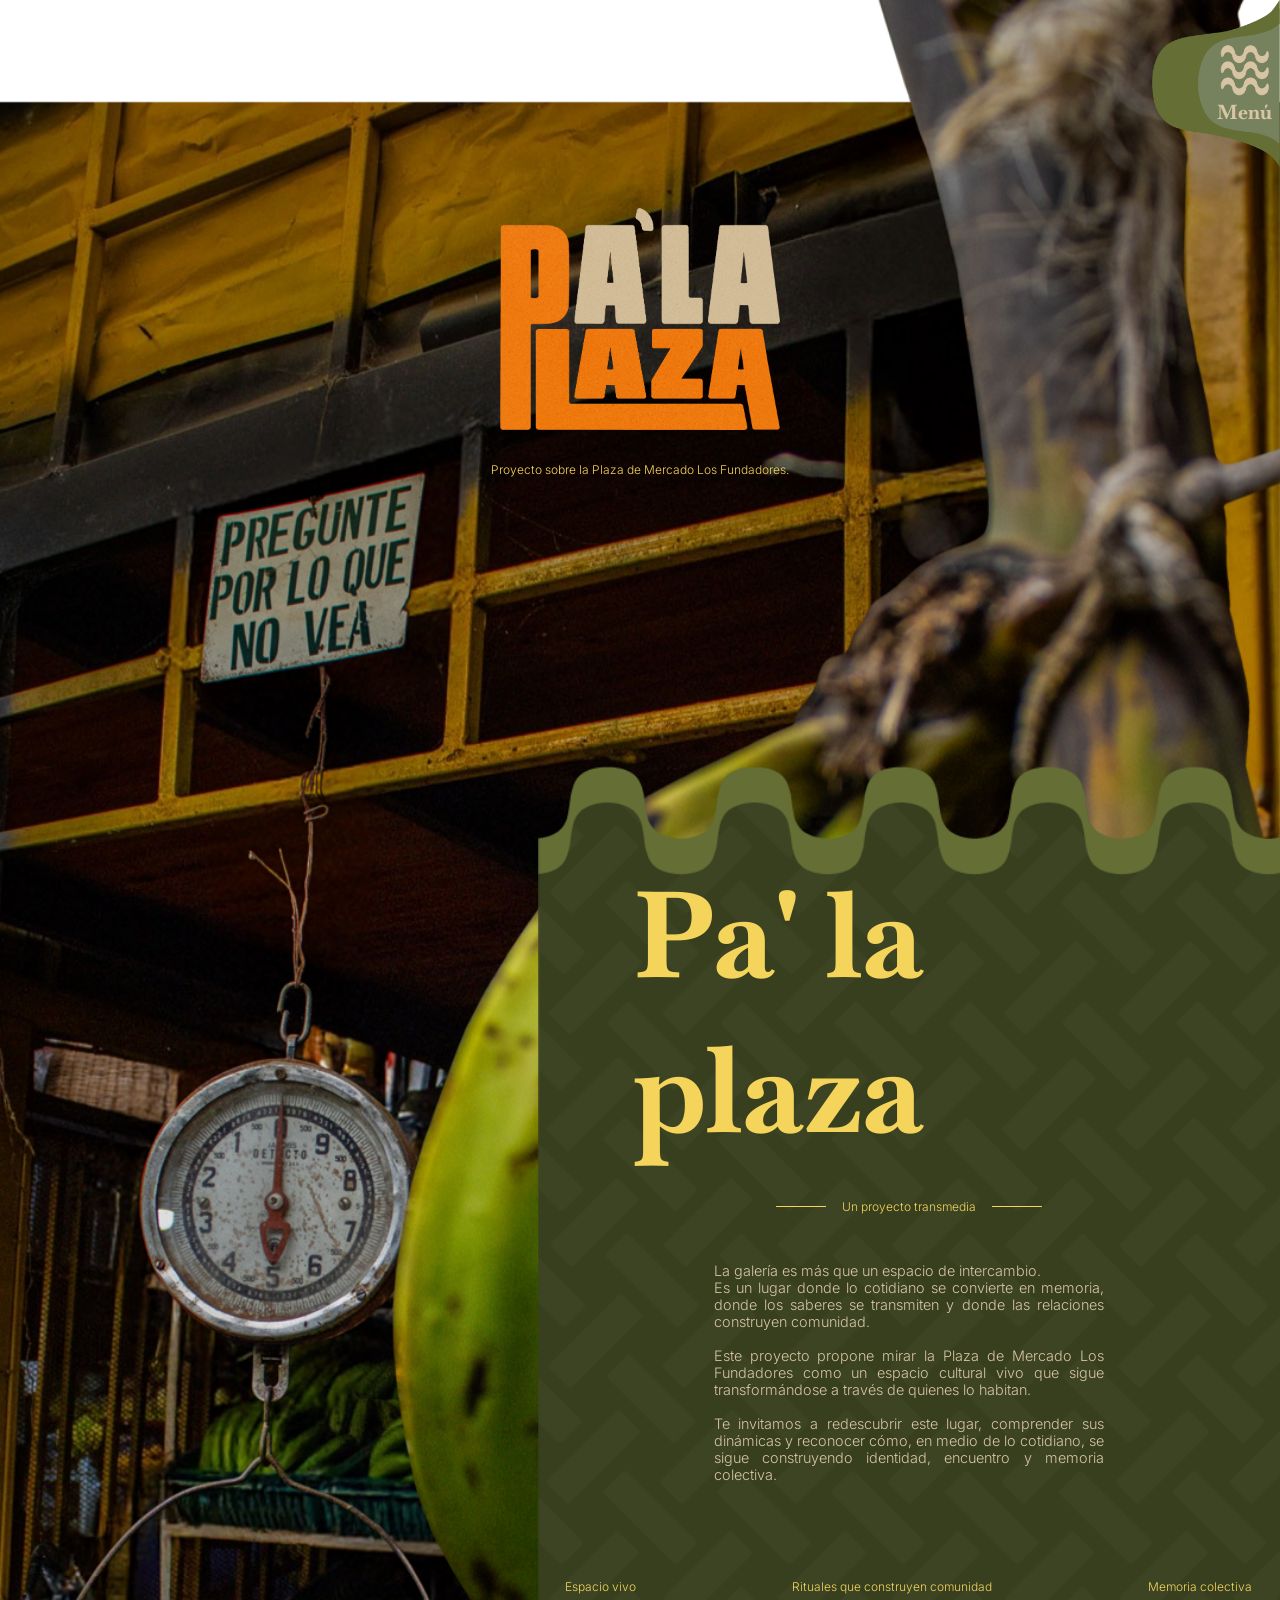
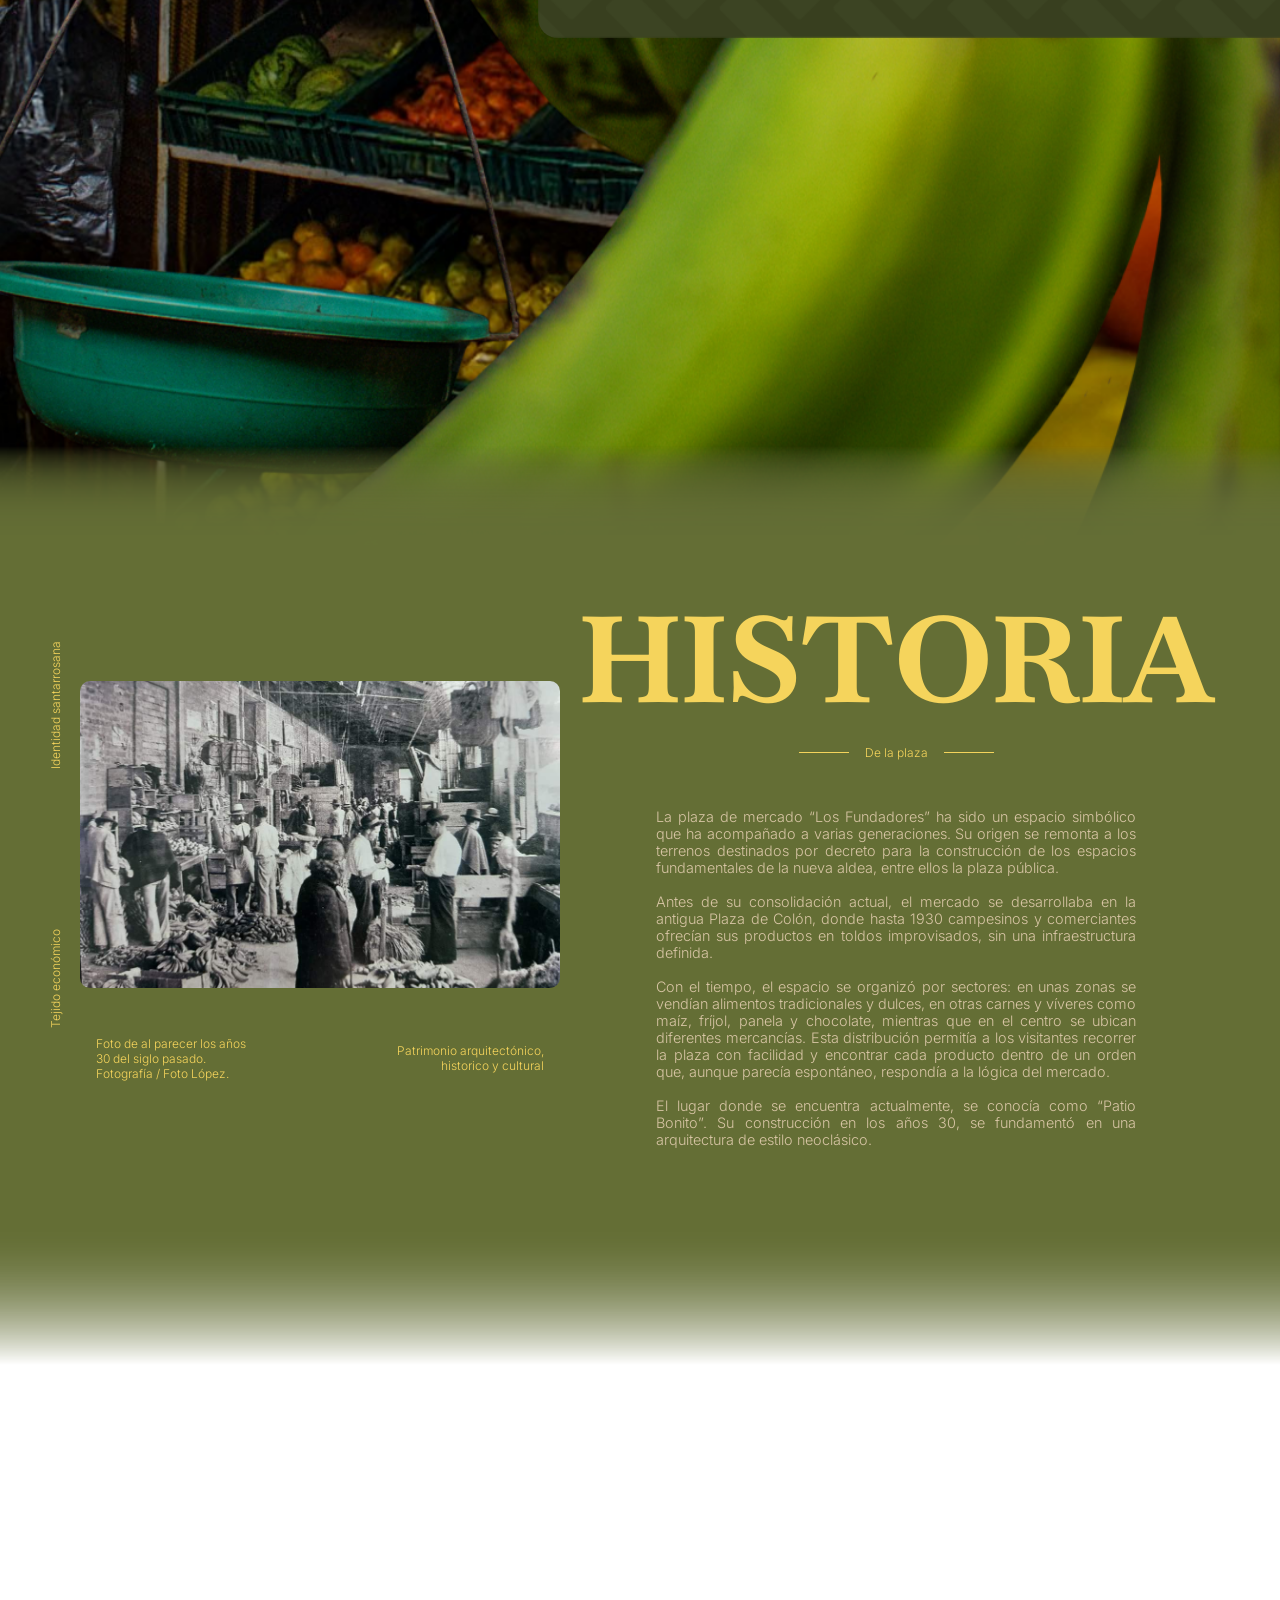
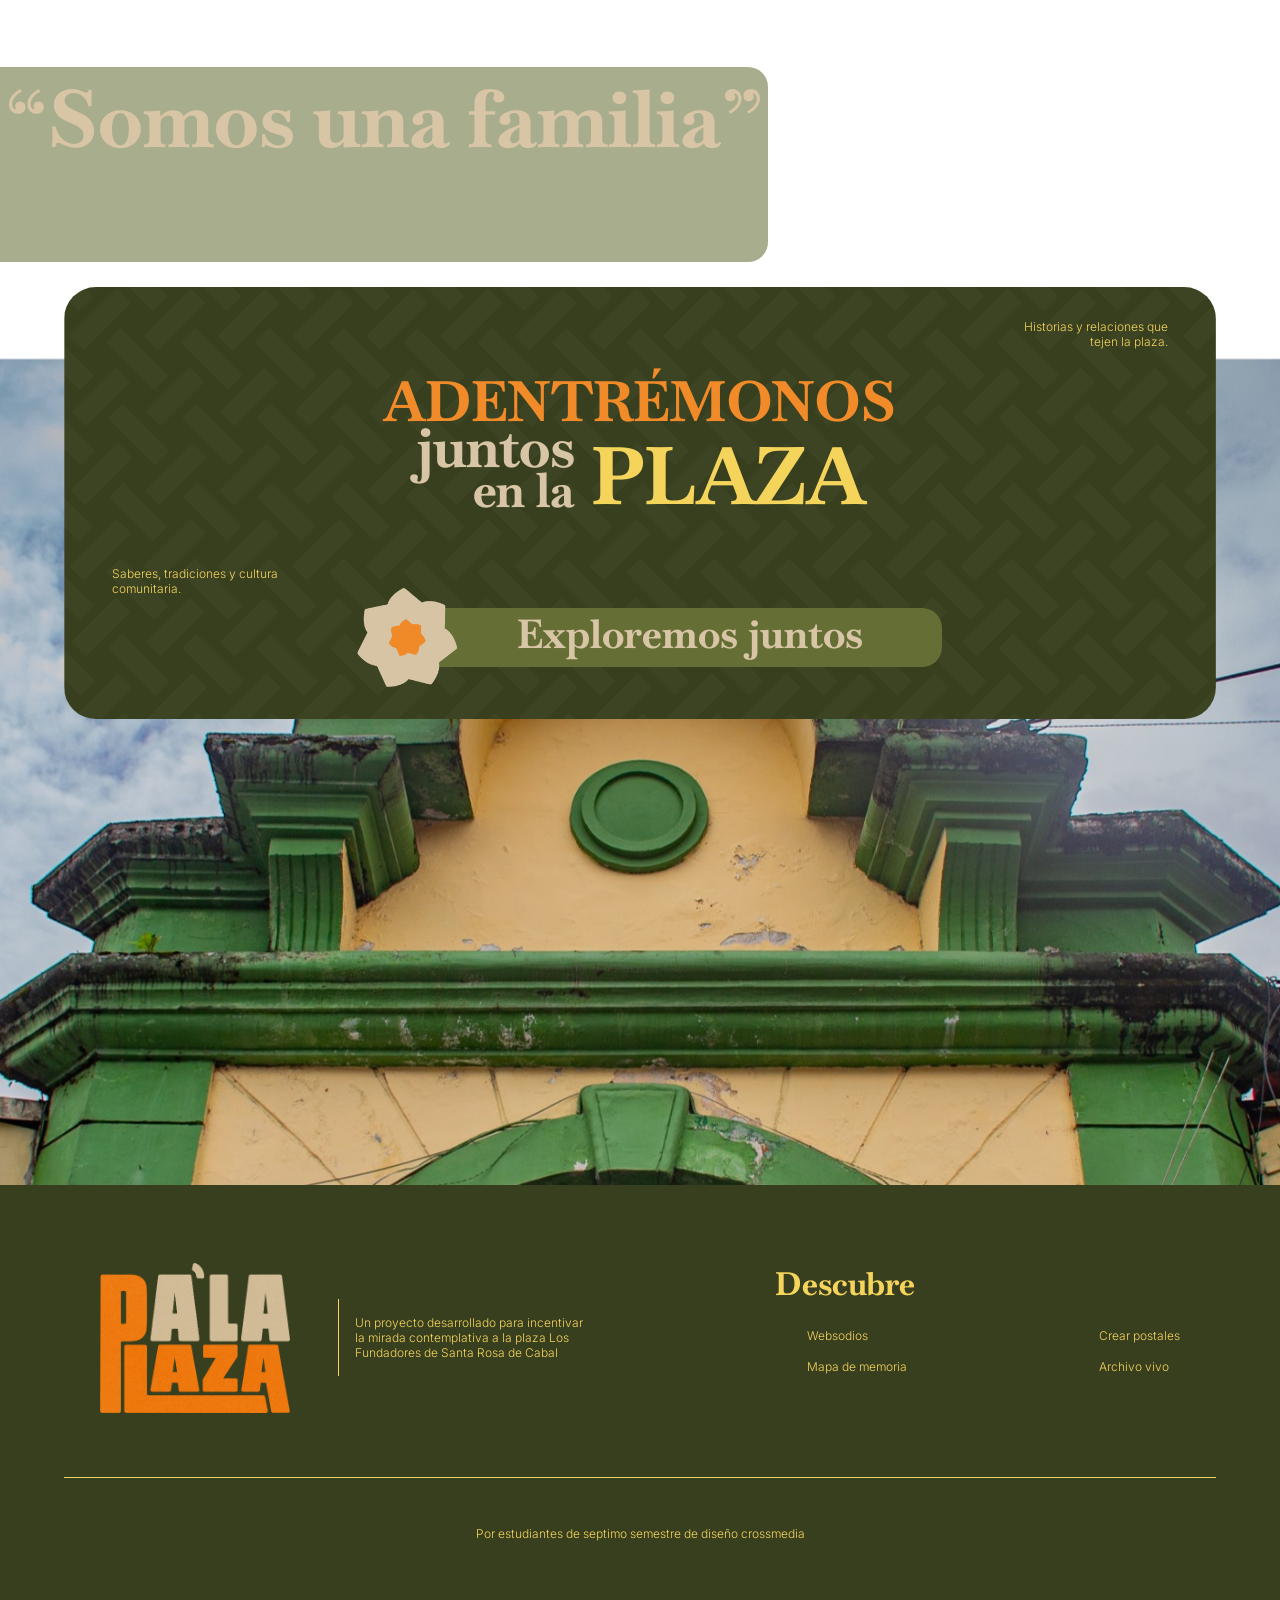
<file: index.html>
<!DOCTYPE html>
<html lang="en">
<head>
    <meta charset="UTF-8">
    <meta name="viewport" content="width=device-width, initial-scale=1.0">
    <title>Pa'la plaza</title>
    <link rel="stylesheet" href="style.css">
    <link rel="stylesheet" href="responsive.css">
</head>
<body>
    <div class="menu">  <!-- Botón menu -->
        <button onclick="abrirMenu()" baskerville= "Menú">
            <div class="menu-fondo">
                <img src="IMG/MENÚ.png" alt="">
            </div>
            <div class="menu-arriba">
                <img src="IMG/HONDAS.png" alt="menu">
                <span>Menú</span>
            </div>
        </button>
    </div>
    <header id="header">  <!-- Oculto -->
        <div class="menu">  <!-- Botón menú cerrar -->
            <button onclick="cerrarMenu()" baskerville= "Cerrar">
            <div class="menu-fondo">
                <img src="IMG/MENÚ.png" alt="">
            </div>
            <div class="menu-arriba">
                <img src="IMG/HONDAS.png" alt="menu">
                <span>Cerrar</span>
            </div>
        </button>
        </div>
        <div class="contenido-menu">
            <div class="texto-apoyo-horizontal" id="xresponsive">
                <h2>Espacio vivo</h2>
                <h2 >Rituales que construyen comunidad</h2>
                <h2>Lugar de encuentro</h2>
            </div>
            <div class="menu-cuerpo">
                <div class="texto-apoyo-vertical-izquierda">
                        <h2>Relaciones que van más allá de un intrecambio comercial</h2>
                </div>
                <div class="titulo-secundario">
                    <h1>Descubre</h1>
                    <div class="subtitulo-lineas">
                        <hr>
                        <h2>La plaza</h2>
                        <hr>
                    </div>
                </div>
                <div class="linea-vertical"></div>
                <div class="menu-nav">
                    <nav>
                        <ul>
                            <li><a href="websodios.html">Websodios</a></li>
                            <li><a href="mapamemoria.html">Mapa de memoria</a></li>
                             <!-- <li><a href="habitar.html">Habitar la plaza</a></li> -->
                            <li><a href="postales.html">Postales</a></li>
                            <li><a href="archivovivo.html">Archivo vivo</a></li>
                        </ul>
                    </nav>
                </div>
            </div>
            <div class="texto-apoyo-horizontal">
                <h2>Miradas</h2>
                <h2 id="xresponsive">Historias que habitan la plaza</h2>
                <h2>Archivo colectivo</h2>
            </div>
        </div>
        
    </header>

    <div class="hero-container">
            
        <div class="parallax">
            <div class="capa capa1"></div>
            <div class="capa capa2"></div>
            <div class="capa capa3"></div>
            <div class="capa capa4"></div>
        </div>
        <div class="hero">
            <div class="hero-intro">
                <img src="IMG/LOGO.png" alt="Logo Pa'la plaza" width="280PX">
                <h2>Proyecto sobre la Plaza de Mercado Los Fundadores.</h2>
            </div>
            <section class="intro">
                <div class="titulo-secundario">
                    <h1>Pa' la plaza</h1>
                    <div class="subtitulo-lineas">
                        <hr>
                        <h2>Un proyecto transmedia</h2>
                        <hr>
                    </div>
                    
                </div>

                <div class="text-intro">
                    <p id="xresponsive">La galería es más que un espacio de intercambio. <br>
                        Es un lugar donde lo cotidiano se convierte en memoria, donde los saberes se transmiten y donde las relaciones construyen comunidad.
                        <br><br>
                        Este proyecto propone mirar la Plaza de Mercado Los Fundadores como un espacio cultural vivo que sigue transformándose a través de quienes lo habitan.
                        <br><br>
                        Te invitamos a redescubrir este lugar, comprender sus dinámicas y reconocer cómo, en medio de lo cotidiano, se sigue construyendo identidad, encuentro y memoria colectiva.
                    </p>
                     <p id="xpc">
                        Este proyecto propone mirar la Plaza de Mercado Los Fundadores como un espacio cultural vivo que sigue transformándose a través de quienes lo habitan.
                    </p>
                </div>
                <div class="texto-apoyo-horizontal">
                    <h2 id="xresponsive">Espacio vivo</h2>
                    <h2>Rituales que construyen comunidad</h2>
                    <h2 id="xresponsive">Memoria colectiva</h2>
                </div>
            </section>
        </div>
    </div>

    <section class="historia">
        <div class="apartado-imagen">
            <div class="texto-apoyo-vertical-izquierda-historia">
                <h2>Tejido económico</h2>
                <h2>Identidad santarrosana</h2>
            </div>
            <div class="imagen-texto">
                <div class="img_scroll">
                    <img src="IMG/plaza-de-mercado-antigua.png" alt="Entrada a la plaza" width="500px">
                </div>
                <div class="texto-apoyo-horizontal">
                    <h2 class="alinear-iz">Foto de al parecer los años 30 del siglo pasado.<br>Fotografía / Foto López.</h2>
                    <h2 class="alinear-der" id="xresponsive">Patrimonio arquitectónico, historico y cultural</h2>
                </div>
            </div>
        </div>
        <div class="apartado-historia">
            <div class="titulo-secundario-historia">
                <h1>HISTORIA</h1>
                <div class="subtitulo-lineas">
                    <hr>
                    <h2>De la plaza</h2>
                    <hr>
                </div>
            </div>

            <div class="text-historia">
                <p id="xresponsive">La plaza de mercado “Los Fundadores” ha sido un espacio simbólico que ha acompañado a varias generaciones. Su origen se remonta a los terrenos destinados por decreto para la construcción de los espacios fundamentales de la nueva aldea, entre ellos la plaza pública.
                 <br><br>       
                Antes de su consolidación actual, el mercado se desarrollaba en la antigua Plaza de Colón, donde hasta 1930 campesinos y comerciantes ofrecían sus productos en toldos improvisados, sin una infraestructura definida.
                <br><br>
                Con el tiempo, el espacio se organizó por sectores: en unas zonas se vendían alimentos tradicionales y dulces, en otras carnes y víveres como maíz, fríjol, panela y chocolate, mientras que en el centro se ubican diferentes mercancías.
                Esta distribución permitía a los visitantes recorrer la plaza con facilidad y encontrar cada producto dentro de un orden que, aunque parecía espontáneo, respondía a la lógica del mercado.
                <br><br>
                El lugar donde se encuentra actualmente, se conocía como “Patio Bonito”. Su construcción en los años 30, se fundamentó en una arquitectura de estilo neoclásico.
                </p>
                <p id="xpc">La plaza de mercado “Los Fundadores” ha sido un espacio simbólico que ha acompañado a varias generaciones. Su origen se remonta a los terrenos destinados por decreto para la construcción de los espacios fundamentales de la nueva aldea, entre ellos la plaza pública.
                 <br><br>       
                Antes de su consolidación actual, el mercado se desarrollaba en la antigua Plaza de Colón, donde hasta 1930 campesinos y comerciantes ofrecían sus productos en toldos improvisados, sin una infraestructura definida.
                </p>
            </div>
        </div>
    </section>
    <div class="container">
        <div class="capa-cta"></div>
        <div class="frase">
            <span>“Somos una familia”</span>
        </div>
        <section class="CTA">
            
                <div class="texto-apoyo-horizontal-frases-der" id="xresponsive">
                    <h2 class="alinear-der">Historias y relaciones que<br>tejen la plaza.</h2>
                </div>
                <div class="titulo-cta">
                    <div class="txt-principal">
                        <h4>ADENTRÉMONOS</h4>
                    </div>
                    <div class="txt-apoyo">
                        <div class="txt-apoyo-vertical">
                            <h5 class="txt-apoyo1">juntos</h5>
                            <h6 class="txt-apoyo2">en la</h6>
                        </div>
                        <div class="txt-final">
                            <h3>PLAZA</h3>
                        </div>
                    </div>
                </div>
                <div class="texto-apoyo-horizontal-frases-iz" id="xresponsive">
                    <h2 class="alinear-iz">Saberes, tradiciones y cultura<br>comunitaria.</h2>
                </div>
                <a href="websodios.html" class="boton">
                    <img src="IMG/FLOR.png" alt="flor" width="100px">
                    <div class="txt-boton">
                        <span>Exploremos juntos</span>
                    </div>
                </a>
            
        </section>
    </div>
</div>
<footer>
    <div class="contenido-footer">
        <div class="resumen">
            <img src="IMG/LOGO.png" alt="logo pa'la plaza" width="190px">
            <div class="linea-vertical-footer"></div>
            <h2>Un proyecto desarrollado para incentivar<br>la mirada contemplativa a la plaza Los<br>Fundadores de Santa Rosa de Cabal</h2>
        </div>
        <div class="footer-nav">
            <div class="footer-nav-titulo"> Descubre</div>
            <div class="footer-nav-columnas">
                <div>
                    <a href="websodios.html">Websodios</a>
                    <a href="mapamemoria.html">Mapa de memoria</a>
                    <!--<a href="habitar.html">Habitar la plaza</a>-->
                </div>
                <div>
                    <a href="postales.html">Crear postales</a>
                    <a href="archivovivo.html">Archivo vivo</a>
                </div>
            </div>
        </div>
    </div>
    <hr id="linea-footer">
    <div class="creditos">
        <h2>Por estudiantes de septimo semestre de diseño crossmedia</h2>
    </div>
</footer>
<script src="funciones.js"></script>
</body>
</html>
</file>
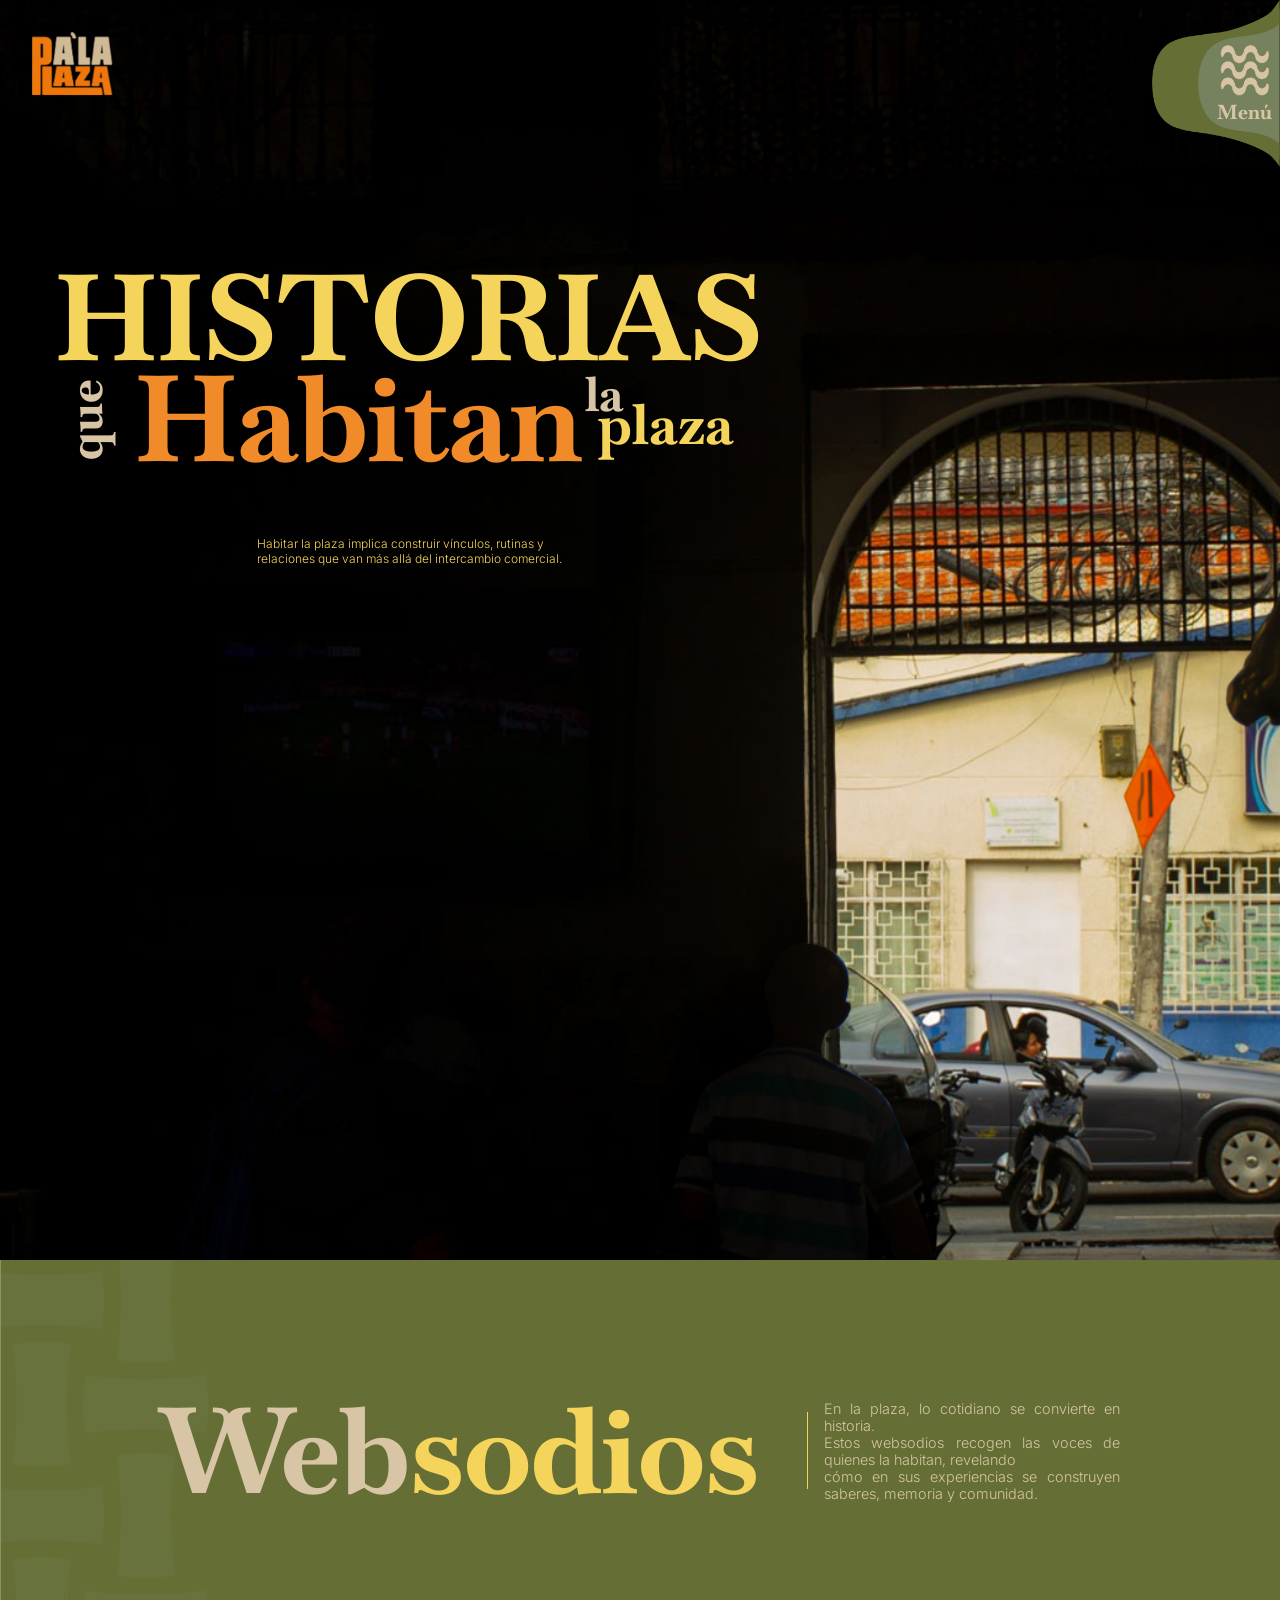
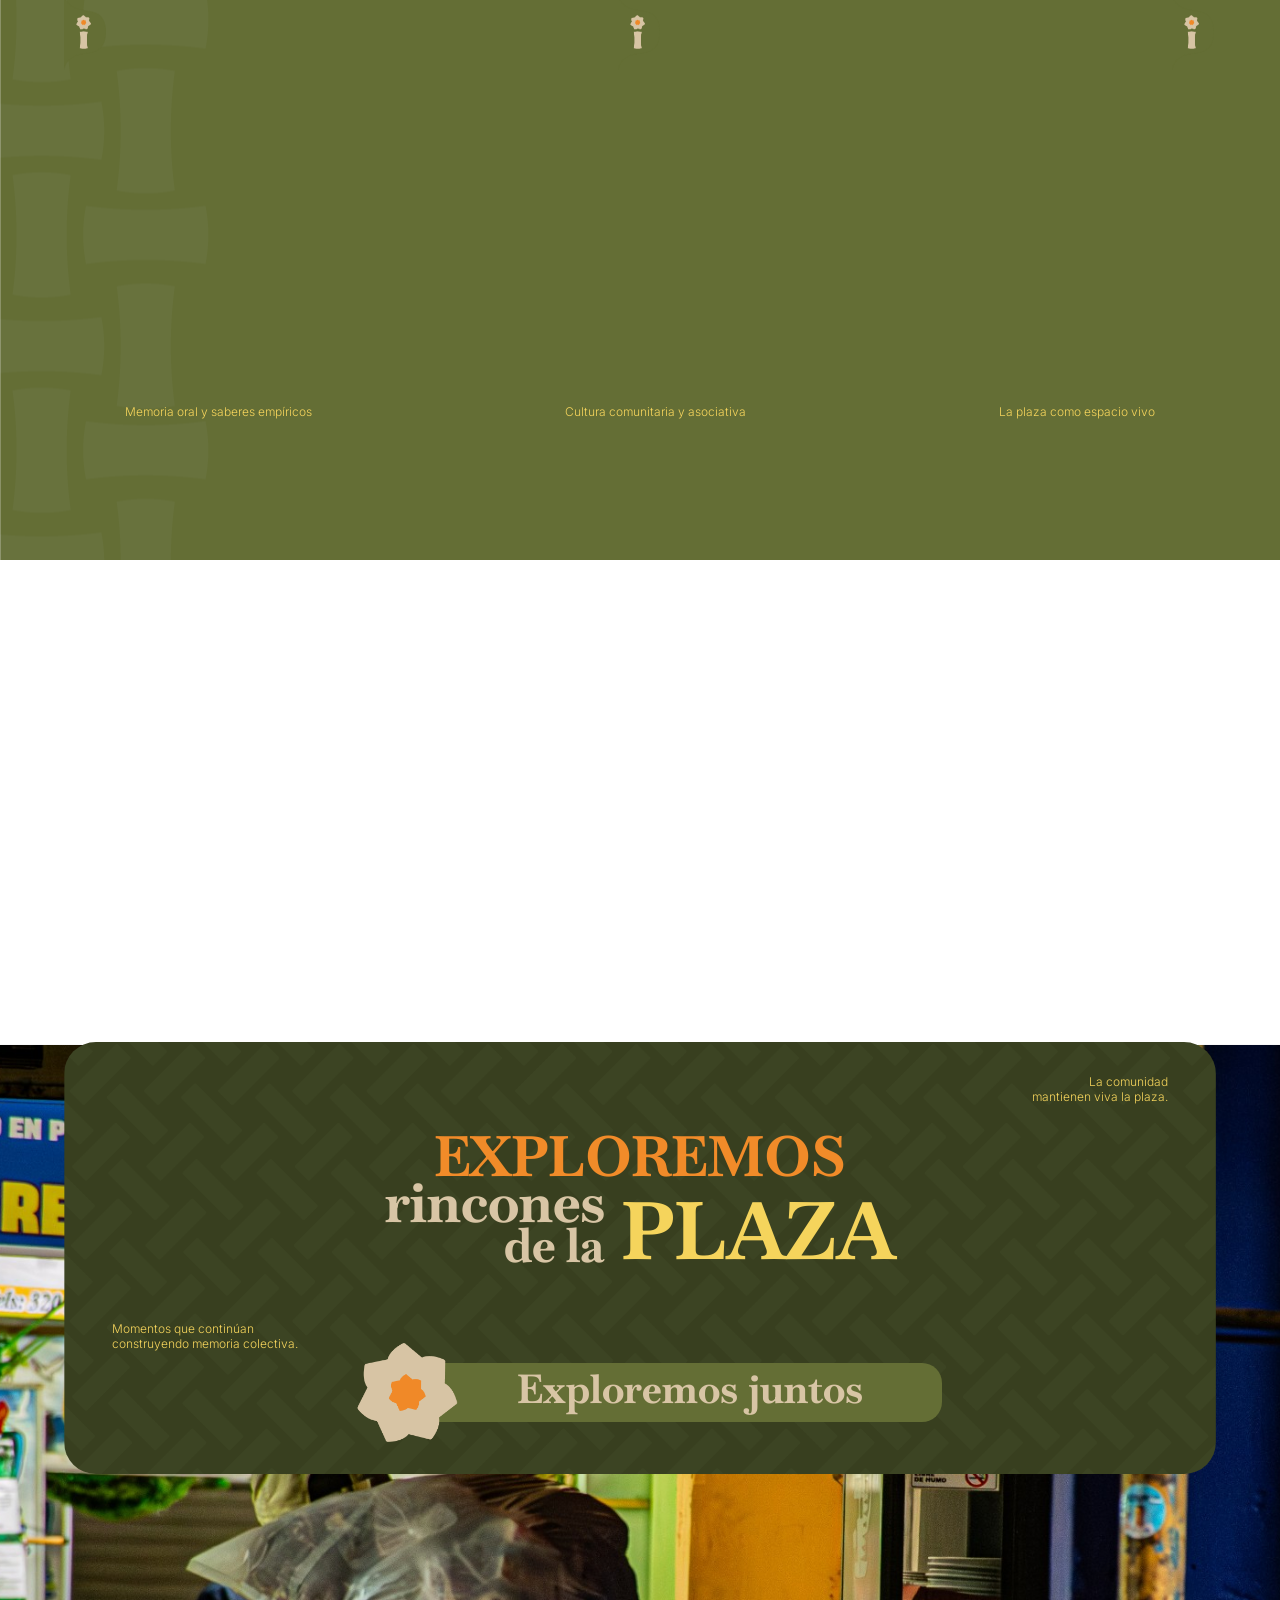
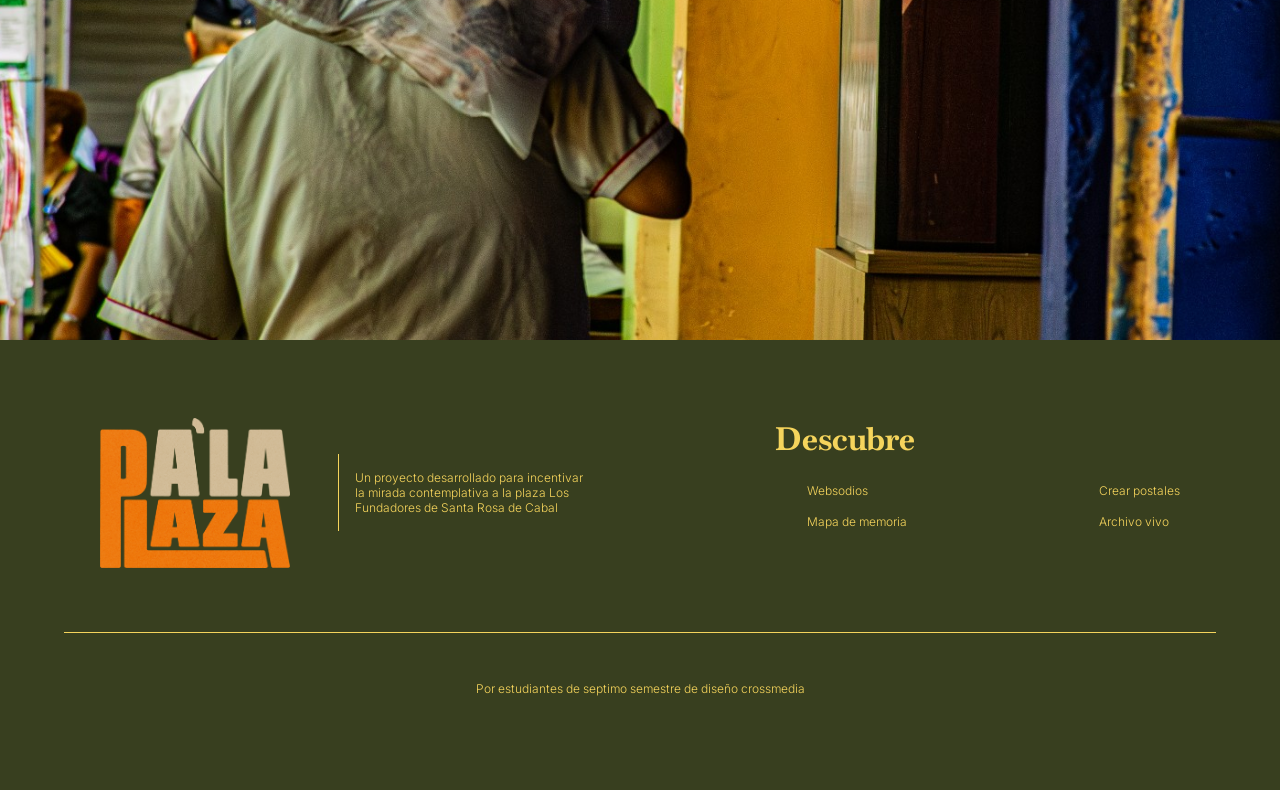
<file: websodios.html>
<!DOCTYPE html>
<html lang="en">
<head>
    <meta charset="UTF-8">
    <meta name="viewport" content="width=device-width, initial-scale=1.0">
    <title>Pa'la plaza</title>
    <link rel="stylesheet" href="style.css">
    <link rel="stylesheet" href="responsive.css">
</head>
<body>
    <div class="menu-container">
        <div class="menu">  <!-- Botón menu -->
            <button onclick="abrirMenu()" baskerville= "Menú">
                <div class="menu-fondo">
                    <img src="IMG/MENÚ.png" alt="">
                </div>
                <div class="menu-arriba">
                    <img src="IMG/HONDAS.png" alt="menu">
                    <span>Menú</span>
                </div>
            </button>
        </div>
        <a href="index.html" class="logo-fijo">
            <img src="IMG/LOGO.png" alt="Logo Pa'la plaza" width="80PX">
        </a>
    </div>
    <header id="header">  <!-- Oculto -->
        <a href="index.html" class="logo-fijo logo-menu">
            <img src="IMG/LOGO.png" alt="Logo Pa'la plaza" width="80px">
        </a>    
        <div class="menu">  <!-- Botón menú cerrar -->
            <button onclick="cerrarMenu()" baskerville= "Cerrar">
                <div class="menu-fondo">
                    <img src="IMG/MENÚ.png" alt="">
                </div>
                <div class="menu-arriba">
                    <img src="IMG/HONDAS.png" alt="menu">
                    <span>Cerrar</span>
                </div>
            </button>
        </div>
        <div class="contenido-menu">
            
            <div class="texto-apoyo-horizontal" id="xresponsive">
                <h2>Espacio vivo</h2>
                <h2>Rituales que construyen comunidad</h2>
                <h2>Lugar de encuentro</h2>
            </div>
            <div class="menu-cuerpo">
                <div class="texto-apoyo-vertical-izquierda">
                        <h2>Relaciones que van más allá de un intrecambio comercial</h2>
                </div>
                <div class="titulo-secundario">
                    <h1>Descubre</h1>
                    <div class="subtitulo-lineas">
                        <hr>
                        <h2>La plaza</h2>
                        <hr>
                    </div>
                </div>
                <div class="linea-vertical"></div>
                <div class="menu-nav">
                    <nav>
                        <ul>
                            <li><a href="websodios.html">Websodios</a></li>
                            <li><a href="mapamemoria.html">Mapa de memoria</a></li>
                            <!-- <li><a href="habitar.html">Habitar la plaza</a></li> -->
                            <li><a href="postales.html">Postales</a></li>
                            <li><a href="archivovivo.html">Archivo vivo</a></li>
                        </ul>
                    </nav>
                </div>
            </div>
            <div class="texto-apoyo-horizontal">
                <h2>Miradas</h2>
                <h2 id="xresponsive">Historias que habitan la plaza</h2>
                <h2>Archivo colectivo</h2>
            </div>
        </div>
        
    </header>

    <div class="hero-container-internas">
            
        <div class="parallax-intro-websodios">
            <div class="capaw capaw1"></div>
            <div class="capaw capaw2"></div>
            <div class="capaw capaw3"></div>
            <div class="capaw capaw4"></div>
        </div>
        <div class="hero">
            <section class="intro-internaw">
                <div class="titulo-principal">
                    <div class="txt-principal-intro">
                        <h1>HISTORIAS</h1>
                    </div>
                    <div class="txt-apoyo-intro">
                         <div class="txt-rotado-vertical-intro">
                            <h6>que</h6>
                        </div>
                        <div class="txt-medio-intro">
                            <h1>Habitan</h1>
                        </div>
                        <div class="txt-apoyo-iz-intro">
                            <h6 class="txt-apoyo1">la</h6>
                            <h5 class="txt-apoyo2">plaza</h5>
                        </div>
                    </div>  
                </div>
               <h2 id="xresponsive">Habitar la plaza implica construir vínculos, rutinas y<br>relaciones que van más allá del intercambio comercial.</h2>
               <h2 id="xpc">Más allá del intercambio comercial.</h2>
            </section>
        </div>
    </div>

    <section class="websodios">

        <div class="titulo-version-horizontal" id="xresponsive">
            <h1><span class="color-web">Web</span>sodios</h1>
            <div class="linea-vertical-footer"></div>
            <p>En la plaza, lo cotidiano se convierte en historia.<br>Estos websodios recogen las voces de quienes la habitan, revelando<br>cómo en sus experiencias se construyen saberes, memoria y comunidad.</p>
        </div>
        <div class="titulo-secundario" id="xpc">
                    <h1><span class="color-web">Web</span>sodios</h1>
                    <div class="subtitulo-lineas">
                        <hr>
                        <h2>En la plaza</h2>
                        <hr>
                    </div>
                    
                </div>

        <div class="text-intro" id="xpc">
             <p>
                Recogen las voces de quienes habitan esta plaza, revelando cómo en sus experiencias se construyen saberes, memoria y comunidad.
            </p>
        </div>
    
        <div class="contenedor-videos">
            <div class="episodio">
                <div class="info-episodio-icon">
                    <span class="icono-info">
                        <img src="IMG/Icon.webp" alt="">
                    </span>
                </div>
                <div class="info-episodio">
                    <h6>Tejiendo territorio</h6>
                    <div class="subtitulo-lineas">
                        <hr>
                        <h2 id="xpc">Álvaro Arias Escobar</h2>
                        <h2 id="xresponsive">Relaciones que permanecen</h2>
                        <hr>
                    </div>
                    <div class="texto-intro-websodios" id="xresponsive">
                        <p>Desde la experiencia de Álvaro Arias Escobar, este websodio muestra cómo la plaza fortalece relaciones entre comerciantes y clientes a través de la cercanía cotidiana. En cada conversación, consejo y encuentro, se construyen vínculos que hacen de la plaza un espacio vivo de confianza, comunidad y permanencia.</p>
                    </div>
                    <div class="texto-apoyo-horizontal">
                        <h2 class="alinear-centro" id="xresponsive">"El 107"</h2>
                    </div>
                </div>
                <iframe width="560" height="315" src="https://www.youtube.com/embed/UkaiJO4HJ1g?si=hcpBBVGpQG3FNXMa" title="YouTube video player" frameborder="0" allow="accelerometer; autoplay; clipboard-write; encrypted-media; gyroscope; picture-in-picture; web-share" referrerpolicy="strict-origin-when-cross-origin" allowfullscreen></iframe>
                
            </div>
            <div class="episodio">
                <div class="info-episodio-icon">
                    <span class="icono-info">
                        <img src="IMG/Icon.webp" alt="">
                    </span>
                </div>
                <div class="info-episodio">
                    <h6>Preservando saberes</h6>
                    <div class="subtitulo-lineas">
                        <hr>
                        <h2 id="xpc">Hernán Salazar Salazar</h2>
                        <h2 id="xresponsive">Memorias compartidas</h2>
                        <hr>
                    </div>
                    <div class="texto-intro-websodios" id="xresponsive">
                        <p>A través de la experiencia de Hernán Salazar Salazar, un comerciante tradicional de la plaza, este websodio explora la plaza como un espacio donde la memoria y los saberes se transmiten entre generaciones. Desde su negocio familiar, se evidencia cómo los conocimientos del oficio y las memorias compartidas mantienen viva la identidad y la historia del lugar.</p>
                    </div>
                    <div class="texto-apoyo-horizontal">
                        <h2 class="alinear-centro" id="xresponsive">"Aliños el cominero"</h2>
                    </div>
                </div>
                <iframe width="560" height="315" src="https://www.youtube.com/embed/XNTMn4WH7tk?si=G4aAqtAJStaHYWfC" title="YouTube video player" frameborder="0" allow="accelerometer; autoplay; clipboard-write; encrypted-media; gyroscope; picture-in-picture; web-share" referrerpolicy="strict-origin-when-cross-origin" allowfullscreen></iframe>
                
            </div>
            <div class="episodio">
                <div class="info-episodio-icon">
                    <span class="icono-info">
                        <img src="IMG/Icon.webp" alt="">
                    </span>
                </div>
                <div class="info-episodio">
                    <h6>Habitar la plaza</h6>
                    <div class="subtitulo-lineas">
                        <hr>
                        <h2 id="xpc">Yaqueline Alzate Burgos</h2>
                        <h2 id="xresponsive">Construyendo comunidad</h2>
                        <hr>
                    </div>
                    <div class="texto-intro-websodios" id="xresponsive">
                        <p>Desde la experiencia de Yaqueline Alzate Burgos, este websodio muestra cómo la plaza se convierte en un espacio de encuentro y cercanía. Entre conversaciones, rituales cotidianos y relaciones construidas con el tiempo, se revela cómo habitar la plaza también significa construir comunidad.</p>
                    </div>
                    <div class="texto-apoyo-horizontal">
                        <h2 class="alinear-centro" id="xresponsive">"Puesto amarillo de los sombreros"</h2>
                    </div>
                </div>
                <iframe width="560" height="315" src="https://www.youtube.com/embed/6__Blqk2pXI?si=DorQdQurhmAuVYpI" title="YouTube video player" frameborder="0" allow="accelerometer; autoplay; clipboard-write; encrypted-media; gyroscope; picture-in-picture; web-share" referrerpolicy="strict-origin-when-cross-origin" allowfullscreen></iframe>
                
            </div>
        </div>

        <div class="texto-apoyo-horizontal">
            <h2 class="alinear-iz">Memoria oral y saberes empíricos</h2>
            <h2 class="alinear-centro">Cultura comunitaria y asociativa</h2>
            <h2 class="alinear-iz" id="xresponsive">La plaza como espacio vivo</h2>
        </div>
    </section>

    
    <div class="container container-cta-internas">
        <div class="capa-cta-websodios"></div>
        
        <section class="CTA">
            
                <div class="texto-apoyo-horizontal-frases-der" id="xresponsive">
                    <h2 class="alinear-der">La comunidad<br>mantienen viva la plaza. </h2>
                </div>
                <div class="titulo-cta">
                    <div class="txt-principal">
                        <h4>EXPLOREMOS</h4>
                    </div>
                    <div class="txt-apoyo">
                        <div class="txt-apoyo-vertical">
                            <h5 class="txt-apoyo1">rincones</h5>
                            <h6 class="txt-apoyo2">de la</h6>
                        </div>
                        <div class="txt-final">
                            <h3>PLAZA</h3>
                        </div>
                    </div>
                </div>
                <div class="texto-apoyo-horizontal-frases-iz" id="xresponsive">
                    <h2 class="alinear-iz">Momentos que continúan <br>construyendo memoria colectiva.</h2>
                </div>
                <a href="mapamemoria.html" class="boton">
                    <img src="IMG/FLOR.png" alt="flor" width="100px">
                    <div class="txt-boton">
                        <span>Exploremos juntos</span>
                    </div>
                </a>
            
        </section>
       <!--  <div class="frase">
            <span>“Somos una familia”</span>
        </div>  -->
    </div>
</div>
<script src="funciones.js"></script>
</body>
<footer>
    <div class="contenido-footer">
        <div class="resumen">
            <img src="IMG/LOGO.png" alt="logo pa'la plaza" width="190px">
            <div class="linea-vertical-footer"></div>
            <h2>Un proyecto desarrollado para incentivar<br>la mirada contemplativa a la plaza Los<br>Fundadores de Santa Rosa de Cabal</h2>
        </div>
        <div class="footer-nav">
            <div class="footer-nav-titulo"> Descubre</div>
            <div class="footer-nav-columnas">
                <div>
                    <a href="websodios.html">Websodios</a>
                    <a href="mapamemoria.html">Mapa de memoria</a>
                    <!--<a href="habitar.html">Habitar la plaza</a>-->
                </div>
                <div>
                    <a href="postales.html">Crear postales</a>
                    <a href="archivovivo.html">Archivo vivo</a>
                </div>
            </div>
        </div>
    </div>
    <hr id="linea-footer">
    <div class="creditos">
        <h2>Por estudiantes de septimo semestre de diseño crossmedia</h2>
    </div>
</footer>
</html>
</file>
<file: style.css>
@import url('https://fonts.googleapis.com/css2?family=Baskervville:ital,wght@0,400..700;1,400..700&display=swap');
@import url('https://fonts.googleapis.com/css2?family=Inter:ital,opsz,wght@0,14..32,100..900;1,14..32,100..900&display=swap');
* {
  box-sizing: border-box;
    margin: 0;
  padding: 0;
}
html, body {
  min-height: 100%;
  width: 100%;
  overflow-x: hidden;
}
img {
  max-width: 100%;
  height: auto;
  display: block;
}
:root{
    /*paleta colores*/
    --verde-pino: #1e3a25;
    --verde-militar: #383f1f;
    --verde-oliva-oscuro: #646e35;
    --verde-oliva-medio: #76825d;
    --verde-oliva-claro: #8d9e6e;
    --cafe: #6c3f2f;
    --crema: #d8c5a5;
    --blanco-hueso: #f1f0ec;
    --amarillo: #f5d45c;
    --naranja: #f18b29;
    --blanco: #ffffff;
    /*colores textos*/
    --color-texto-parrafos: var(--crema);
    --color-texto-apoyo: var(--amarillo);
    --color-texto-frases: var(--crema);
    --color-titulo-principales: var(--amarillo);
    --color-titulo-acento1: var(--naranja);
    --color-titulo-acento2: var(--amarillo);
    --color-titulo-acento3: var(--crema);
    /*colores fondos*/
    --fondo1: var(--verde-militar);
    --fondo2: var(--verde-oliva-oscuro);
    /*tamaño fuentes*/
    --tamaño-xxs:0.75rem; /*12*/
    --tamaño-xs:0.9rem; /*16*/
    --tamaño-s: 2.5rem; /*40*/
    --tamaño-m: 3rem;/*48*/
    --tamaño-l: 3.5rem; /**64*/
    --tamaño-xl: 5rem;/*80*/
    --tamaño-xxl: 7.5rem; /*120*/

    --tamaño-titulos-principales: var(--tamaño-xxl);
    --tamaño-titulos-acento1: var(--tamaño-xl);
    --tamaño-titulos-acento2: var(--tamaño-l);
    --tamaño-titulos-acento3: var(--tamaño-m);
    --tamaño-parrafos: var(--tamaño-xs);
    --tamaño-texto-apoyo: var(--tamaño-xxs);
    --tamaño-botones: var(--tamaño-s);
    --tamaño-menu: var(--tamaño-l);
    --tamaño-frases: var(--tamaño-xl);

    /*tamaño bordes*/
    --borde-s: 10px ;
    --borde-m: 20px ;
    --borde-l: 40px ;

    --fuente-titulos: baskervville, serif;
    --fuente-secundarios:inter, sans-serif;
    --fuente-parrafos: inter, sans-serif;

    --espaciado-texto-apoyo: 15%;
}

/* DISEÑO BOTON MENÚ*/
.menu {
  position: fixed;
  top:0;
  right: 0;
  z-index: 900;
  display: flex;
  justify-content: left;
}

.menu-arriba {
  display: flex;
  flex-direction: column;
  justify-content: center;
  align-items: center;
  position: absolute;
  z-index: 10;
  position: absolute;
  top: 50%;
  left: 50%;
  transform: translate(-5%, -48%);
}
.menu-arriba img{
  width: 75%;
  height: auto;
  margin-bottom: 4px; 
}
span{
  font-family: var(--fuente-titulos);
  font-weight: bold;
  font-size: 1.25rem;
  color: var(--crema);
}

.menu button {
  position: relative; 
  display: inline-block;
  padding: 0;
  border: none;
  background: none;
  cursor: pointer;
}

.menu-fondo img {
  display: block;
  width: 8rem; 
  height: auto;
}

/*diseño tipografías*/
h1{
  font-family: var(--fuente-titulos);
  font-size: var(--tamaño-titulos-principales);
}
h2{
  font-family: var(--fuente-parrafos);
  font-size: var(--tamaño-texto-apoyo);
  letter-spacing: var(--espaciado-texto-apoyo);
  font-weight: 300;
  color:var(--amarillo);
}
h3{
  font-family: var(--fuente-titulos);
  font-size: var(--tamaño-titulos-acento1);
  color: var(--color-titulo-acento2);
}
h4{
  font-family: var(--fuente-titulos);
  font-size: var(--tamaño-titulos-acento2);
  color: var(--color-titulo-acento2);
}
h5{
  font-family: var(--fuente-titulos);
  font-size: var(--tamaño-titulos-acento2);
  color: var(--color-titulo-acento3);
}
h6{
  font-family: var(--fuente-titulos);
  font-size: var(--tamaño-titulos-acento3);
  color: var(--color-titulo-acento3);
}
p{
  font-family: var(--fuente-parrafos);
  font-size: var(--tamaño-parrafos);
  color: var(--color-texto-parrafos);
  font-weight: 300;
  text-align: justify;
}

/*DISEÑÓ contenido menú*/

.contenido-menu{
  display: flex;
  flex-direction: column; 
  height: 100vh;
  justify-content: space-between;
  background-image: url(IMG/FONDOMENÚ.png);
  background-size: cover;
  background-position: center;

}

.texto-apoyo-horizontal{
    display: flex;
    flex-direction: row;
    justify-content: space-evenly;
    align-items: center;
    text-align: center;
    padding: 3rem 1rem;
    font-family: var(--fuente-parrafos);
    font-size: var(--tamaño-texto-apoyo);
    letter-spacing: var(--espaciado-texto-apoyo);
    color:var(--amarillo);
    height: 15%;
    gap: 9rem;
    width: 100%;
}
.menu-cuerpo{
  display: flex;
  flex-direction: row;
  align-items: center;
  margin-left: 6rem;
  height: 70%;

}
.texto-apoyo-vertical-izquierda{
  position: absolute; 
  left: 3rem;
  top: 50%;
  transform: rotate(-90deg) translate(-70%, 0);
  transform-origin: left top;
  white-space: nowrap;
  gap: 6rem;
  display: flex;
  flex-direction: row;
} 

.titulo-secundario{
  display: flex;
  flex-direction: column;
  align-items: center;
  gap: 1rem;
  margin: 0 6rem;
}
.titulo-secundario h1{
  color: var(--color-titulo-acento1);
}
.subtitulo-lineas{
  display: flex;
  flex-direction: row;
  align-items: center;
  gap: 1rem;
}
hr{
  border: none;
  border-top: 0.5px solid var(--amarillo);
   width: 50px;
}
.linea-vertical {
  width: 0.5px;
  height: 55vh;
  background-color: var(--amarillo);
}
.menu-nav{
  display: flex;
  flex-direction: column;
  
}
.menu-nav a{
  font-family: var(--fuente-titulos);
  font-size: var(--tamaño-menu);
  color: var(--color-titulo-acento3);
  text-decoration: none;
  list-style: none;
  font-weight: bold;
 display: flex;
  gap: 2rem;
  margin-left: 2rem;
  display: inline-block;
padding: 0.4rem;
  transition:
  color 0.4s ease,
  transform 0.4s ease;
  

}
.menu-nav ul{
  list-style: none;
  padding-left: 0;
}
.menu-nav a:hover{

  color: var(--amarillo);

  transform: translateY(-8px);
}


.menu-nav a:hover::after{

  width: 100%;
}
.menu-nav a::after{

  content: "";

  position: absolute;

  left: 0;
  bottom: -0.4rem;

  width: 0%;
  height: 0.5px;

  background-color: var(--amarillo);

  border-radius: 999px;

  transition:
  width 0.5s ease;
}

header {
  position: fixed; 
  top: 0;
  left: 0;
  width: 100%;
  height: 100vh;

  opacity: 0;
  pointer-events: none; 

  transition: opacity 0.4s ease;
  z-index: 1000;
}
header.abierto {
  opacity: 1;
  pointer-events: auto;
}


/*Diseño intro*/
.hero-container{
  position: relative;
  overflow: hidden;
  height: 250vh;
  padding-bottom: 30rem;
}

.hero {
  position: relative;
  z-index: 10;
}
.intro{
  z-index: 10;
}

.hero-intro {
  display: flex;
  flex-direction: column;
  justify-content: center;
  align-items: center;
  gap: 2rem;
  margin-top: 13rem;
  
}
.intro{
  display: flex;
  flex-direction: column;
  align-items: center;
  justify-content: center;
  background-image: url(IMG/FONDO-INTRO.png);
  border-radius:0 0 0 var(--borde-m) ;
  background-size: cover;
  background-repeat: no-repeat;
  position: relative;
  width: 58%;
  height: 97vh;
  margin-left: auto;
  margin-top: 18rem;
  margin-right: 0;
  gap: 1rem;
  padding-top: 6rem;
  z-index: 20;
}
.titulo-secundario h1{
  color: var(--color-titulo-acento2);
}
.titulo-secundario{
  display: flex;
  flex-direction: column;
  align-items: center;
  gap: 2rem;

}
.text-intro{
  padding: 2rem 11rem;
}


/*Diseño historia*/
.historia{
  display: flex;
  flex-direction: row;
  background-image: url(IMG/FONDO-DEGRADADO.png);
  background-size: cover;
  background-position: center;
  height: 120vh;
  position: relative;
  margin-top: -325px;
  justify-content: center;
  align-items: center;
  z-index: 50;
}
.apartado-imagen{
  display: flex;
  flex-direction: row;
  align-items: center;
  justify-content: center;
  gap: 2rem;
  width: 40%;
  padding: 1rem;
}
.texto-apoyo-vertical-izquierda-historia{
  position: absolute; 
  left: 3rem;
  top: 40%;
  transform: rotate(-90deg) translate(-70%, 0);
  transform-origin: left top;
  white-space: nowrap;
  gap: 10rem;
  display: flex;
  flex-direction: row;
} 
.imagen-texto{
  display: flex;
  flex-direction: column;
  align-items: center;
  justify-content: center;
}
.alinear-iz{
  text-align: left;

}
.alinear-der{
  text-align: right;

}
.img_scroll img{
  width: 35rem;
  margin-top: 5rem;
  border-radius: var(--borde-s);
}
.apartado-historia{
  display: flex;
  flex-direction: column;
  align-items: center;
  justify-content: center;
  gap: 3rem;
  width: 50%;
  padding:  2rem;
}
.titulo-secundario-historia{
  display: flex;
  flex-direction: column;
  align-items: center;
  gap: 0.5rem;
}
.titulo-secundario-historia h1{
  color: var(--color-titulo-acento2);
}
.text-historia{
  padding: 0 3rem;
}

/*diseño cierre cta*/

.container{
  display: flex;
  flex-direction: column;
  width: 100%;
  height: 180vh;
  justify-content: center;
  align-items: center;
  gap: 6rem;
  position: relative; 
  margin-top: -240px;
  background-repeat: no-repeat;
  position: relative;
  overflow: hidden;
}

.frase{
  display: flex;
  justify-content: center; 
  position: absolute;
  left: 0;
  top: 31%;
  background-color: rgba(100, 110, 53, 0.56);
  width: 60%;
  height: 12%;
  border-radius: 0  var(--borde-m) var(--borde-m) 0;
  z-index: 50;
}
.frase span{
  font-family: var(--fuente-titulos);
  font-size: var(--tamaño-frases);
  color: var(--color-texto-frases);
}


.CTA {
    display: flex;
    flex-direction: column;
    align-items: center;
    background-image: url(IMG/FONO-CTA.png);
    border-radius: 2rem;
    background-size: cover;
    width: 90%;
    height: 48vh;
    margin-top: 20%;
    z-index: 10;
    background-position-y: 87%;
}

.titulo-cta{
  display: flex;
  flex-direction: column;
  justify-content: center;
  align-items: center;
  position: relative;
  top: 1rem;
}
.txt-principal h4{
  display: flex;
  justify-content: center;
  color: var(--color-titulo-acento1);
}
.txt-apoyo{
  display: flex;
  flex-direction: row;
  justify-content: center;
 align-items: center;
  gap: 1rem;
  position: relative;
  top: -2rem;
  height: 9rem; 
}
.txt-apoyo-vertical{
  display: flex;
  justify-content: center;
  flex-direction: column;
  align-items: flex-end;
  position: relative;
}
.txt-apoyo1 {
  position: relative;
}

.txt-apoyo2 {
  position: relative;
  top: -25px; 
}
.txt-final {
  position: relative;
  top: -2px; 
}

.texto-apoyo-horizontal-frases-iz {
    display: flex;
    align-items: center;
    height: auto;
    width: 100%;
    padding: 0rem 3rem 2rem 3rem;
}
.texto-apoyo-horizontal-frases-der {
    display: flex;
    align-items: center;
    justify-content: flex-end;
    height: auto;
    width: 100%;
    padding: 2rem 3rem 0rem 3rem;
}
.txt-boton{
  
  display: flex;
  justify-content: center;
  align-items: baseline;
  flex-direction: row;
  background-color: var(--verde-oliva-oscuro);
  width: 56vh;
  height: 60%;
  border-radius: 0  var(--borde-m) var(--borde-m) 0;
}
.boton {
  display: flex;
  justify-content: center;
  align-items: center;
  flex-direction: row;
  transform: translateY(-2.5rem) scale(1); 
  text-decoration: none;
  transition: transform 0.4s ease, filter 0.4s ease;
  cursor: pointer;
  transform-origin: center;
}

.boton:hover {
  
  transform: translateY(-2.5rem) scale(1.08);
  filter: brightness(1.08);
}
.boton img{
  transform: translateX(1.2rem) rotate(0deg);
  z-index: 99;
  display: block;
}

.boton:hover img {
  transform: translateX(1.2rem) rotate(360deg);
  transition: transform 1.5s linear; 
}
.boton span{
  font-family: var(--fuente-titulos);
  font-size: var(--tamaño-botones);
  color: var(--color-texto-frases);

}
.postal-elegible, 
.frases-elegible {

  transition: transform 0.3s ease, box-shadow 0.3s ease, border-color 0.3s ease;
 
  cursor: pointer;         
  overflow: hidden;
  transform-origin: center;  
}
.postal-elegible:hover, 
.frase-elegible:hover {
  transform: scale(1.04); 
  box-shadow: 0 10px 20px rgba(0, 0, 0, 0.15); 
}

/*Diseño footer*/

footer{
  background-color: var(--verde-militar);
  display: flex;
  flex-direction: column;
  align-items: center;
  justify-content: center;
  width: 100%;
  height: 50vh;
  gap: 2rem;
}
.contenido-footer{
  display: flex;
  flex-direction: row;
  justify-content: space-between;
  gap: 12rem;
 margin: 2rem 4rem 2rem 4rem;
}
.resumen{
  display: flex;
  flex-direction: row;
  align-items: center;
  justify-content: flex-start;
}
.linea-vertical-footer{
  width: 1px;
  height: 77px;
  background-color: var(--amarillo);
  margin: 0px 1rem 0rem 3rem;
}
.footer-nav{
  display: flex;
  flex-direction: column;
  gap: 1rem;
  justify-content: flex-start;
}
.footer-nav-titulo{
  font-family: var(--fuente-titulos);
  font-size: 2rem;
  font-weight: 700;
  color: var(--color-titulo-principales);
}

.footer-nav-columnas{
  display: flex;
  flex-direction: row;
  gap: 12rem;
  margin-left: 2rem;
}
.footer-nav-columnas div{
  display: flex;
  flex-direction: column;
  gap: 2 rem ;
}
.footer-nav-columnas div a{
  font-family: var(--fuente-parrafos);
  font-size: var(--tamaño-texto-apoyo);
  letter-spacing: var(--espaciado-texto-apoyo);
  font-weight: 300;
  color:var(--amarillo);
  text-decoration: none;
  list-style: none;
  gap: 1rem;
  padding: 0.5rem 0;
}
#linea-footer{
  border: none;
  border-top: 0.5px solid var(--amarillo);
   width: 90%;
}
.creditos{
  margin: 1rem 0px 3rem;
}

/* PARALLAX */
.parallax{
  position: absolute;
  inset: 0;
  height: 120%;
  z-index: 1;
}

.capa{
  position: absolute;
  top: 0;
  width: 100%;
  height: 100%;
  background-size: 130%;
  background-position: 65% 50%;
  background-repeat: no-repeat;
  will-change: transform;
}


.capa1{
  background-image:url(IMG/fondoParallax.jpg);

  z-index: 1;
}


.capa2{
  background-image:url(IMG/IMG-1.2.png);
  z-index: 2;
}

/* CAPA CERCANA */
.capa3{
  background-image:url(IMG/IMG-1.3.png);
  z-index: 3;
}
/*.capa4{
  background-image:url(IMG/IMG-1.1.png);
  z-index: 4;
}*/

/*parallax 2*/

.capa-cta{
  position: absolute;
  inset: 0;
  bottom: -50%; /*movimiento para arriba*/
  /*top: -30%; movimiento para abajo*/
 background-image: url(IMG/plaza.jpg);
  background-size: 150%;
  /*background-position: 55% 50%; movimiento para abajo*/
  background-position: 52% 69%; /*movimiento para arriba*/
  background-repeat: no-repeat;
  z-index: 1;
  will-change: transform;
}

/* Responsive adjustments 
@media (max-width: 980px) {
  .hero-container { min-height: 200vh; }
  .hero-intro { margin-top: 8rem; gap: 1.5rem; }
  .intro { width: min(95%, 800px); margin-top: 14rem; padding-top: 4rem; }
  .text-intro { padding: 2rem 2rem; }
  .texto-apoyo-horizontal { flex-wrap: wrap; gap: 1.5rem; padding: 2rem 1rem; }
  .historia { flex-direction: column; height: auto; margin-top: 2rem; padding: 2rem 1rem; }
  .apartado-imagen, .apartado-historia { width: 100%; }
  .frase { width: 90%; top: 20%; left: 5%; }
  .CTA { height: auto; padding: 6rem 2rem; margin-top: 18rem; }
}

@media (max-width: 680px) {
  .hero-intro img { width: 220px; }
  .titulo-secundario h1 { font-size: 3rem; }
  .texto-apoyo-horizontal,
  .texto-apoyo-horizontal-frases-iz,
  .texto-apoyo-horizontal-frases-der { flex-direction: column; align-items: center; text-align: center; gap: 1rem; }
  .texto-apoyo-horizontal { padding: 1.5rem 1rem; }
  .frase { width: 95%; top: 18%; left: 2.5%; }
  .boton { flex-direction: column; gap: 1rem; }
  .txt-boton { width: 100%; max-width: 340px; height: auto; padding: 1rem; }
  .footer-nav-columnas { flex-direction: column; gap: 2rem; margin-left: 0; }
  .contenido-footer { flex-direction: column; gap: 2rem; margin: 2rem 1rem; }
}*/

/*--------------------------------------------------------------------
style-interna webssodios*/

.menu-container{
  position: fixed;
  z-index: 900;
  display: flex;
  justify-content: space-between;
}
.logo-fijo{
  margin: 2rem;
}
.logo-menu{
  position: fixed;
  z-index: 1100;
}
.hero-container-internas{
   position: relative;
  overflow: hidden;
  height: 140vh;
}

.intro-internaw {
  display: flex;
  flex-direction: column;
  justify-content: center;
  align-items: center;
  margin-top: 15rem;
  transform:translateX(-18%);
}

.titulo-principal{
  display: flex;
  flex-direction: column;
}
.txt-principal-intro h1{ 
  color: var(--color-titulo-principales);
}
.txt-apoyo-intro{
   position: relative;
  display: flex;
  flex-direction: row;
  justify-content: center;
  align-items: center;
  gap: 1rem;
  transform: translateY(-54px);
  margin-left: 7%;
  margin-bottom: -2%;
}
.txt-rotado-vertical-intro{
  position: absolute;
  transform: rotate(-90deg);
  left: -60px;
  top: 31%;
  transform-origin: center;
}
.txt-medio-intro h1{
  display: flex;
  justify-content: center;
  color: var(--color-titulo-acento1);
}
.txt-apoyo-iz-intro{
  display: flex;
  flex-direction: column;
  align-items: flex-start;
  justify-content: center;
}
.txt-apoyo-iz-intro h6{
  left: -0.8rem;
  transform: translatey(12px);
}
.txt-apoyo-iz-intro h5{
  color: var(--color-titulo-acento2);
}

/* contenido websodios*/
iframe{
  z-index: 8;
  width: 100%;
  height: auto;
  max-width: 100%;
  display: block;
}
.websodios{
  display: flex;
  flex-direction: column;
  justify-content: center;
  background-image: url(IMG/FONDO-LINEA.png);
  background-position: 0 50%;
  height: 100vh;
  position: relative;
   z-index: 800;
}
.titulo-version-horizontal{
  display: flex;
  flex-direction: row;
  align-items: center;
  margin: 2rem 10rem;
  justify-content: center;
}
.titulo-version-horizontal h1{
color: var(--color-titulo-principales);
}
.color-web {
  color: var(--color-titulo-acento3);
  font-family: var(--fuente-titulos);
  font-size: var(--tamaño-titulos-principales); 
}
/*contenedor de websodios*/

.contenedor-videos{
  display: flex;
  flex-direction: row;
  overflow-x: auto;
  overflow-y: hidden;
  gap: 2rem;
  padding: 1rem 4rem;
  margin-left: 4rem;
  scroll-snap-type: x mandatory;
  scrollbar-width: none;
  scroll-behavior: smooth;
  
}
video{
  display:flex;
  width: 400px;
  width: 100%;
  display: block;
}
.episodio{
  height: 22rem;
  display: flex;
  flex-direction: row;
  position: relative;
  overflow: hidden;
  width: fit-content;
  position: relative;

  flex: 0 0 48%;

  overflow: hidden;

  scroll-snap-align: start;

  border-radius: var(--borde-s);
  transition: transform 0.4s ease;
}
.episodio:hover{
  transform: scale(1.02);
}

.info-episodio-icon{
  width: 45px;
  height: auto;
  position: absolute;
  top: 10px;
  left: -3px;
  z-index: 10;
  display: flex;
  justify-content: center;
  align-items: center;
}

.icono-info{
  font-size: var(--tamaño-l);
  cursor: pointer;
}

/* PANEL OCULTO */
.info-episodio{
  position: absolute;
  inset: 0;
  z-index: 9;
  display: flex;
  flex-direction: column;
  justify-content: center;
  align-items: center;

  background-image: url(IMG/FONDOMENÚ.png);
  background-position: center;
  width: 90%;

  opacity: 0;
  transition: opacity 0.4s ease;

  padding: 0rem 2rem;
}
.info-episodio h6{
 display: flex;
  margin: 1rem 0; 
  transform: translateY(20%);
}
.info-episodio .texto-apoyo-horizontal{
 transform: translateY(10%); 
}
.texto-intro-websodios{
  display: flex;
  margin: 3rem 2rem 0rem;
}

/* APARECE AL HACER HOVER */
.info-episodio-icon:hover + .info-episodio{
  opacity: 1;
}

/*Parallax intro*/
.parallax-intro-websodios{
  position: absolute;
  inset: 0;
  height: 100%;
  z-index: 1;
}
.capaw{
  position: absolute;
  left: -10;
  width: 100%;
  height: 130%;
  background-size: 135%;
  background-position: 20% 60%;
  background-repeat: no-repeat;
  will-change: transform;
}
.capaw1{
  background-image: url(IMG/INTROW.jpg);
  z-index: 1;
}
.capaw2{
  background-image: url(IMG/Bolsa.png);
  z-index: 2;
}
.capaw3{
  background-image: url(IMG/Señal.png);
  z-index: 3;
}
.capaw4{
  background-image: url(IMG/Persona.png);
  z-index: 4;
  height: 140%;
}

/*parallax cta*/

.capa-cta-websodios{
  position: absolute;
  inset: 0;
  bottom: -50%; /*movimiento para arriba*/
  /*top: -30%; movimiento para abajo*/
  background-image: url(IMG/CTA2.jpg);
  background-size: 150%;
  /*background-position: 55% 50%; movimiento para abajo*/
  background-position: 34% 63%; /*movimiento para arriba*/
  background-repeat: no-repeat;
  z-index: 1;
  will-change: transform;
}

/*css interna mapa de memoria*/

.intro-interna{
  display: flex;
  flex-direction: column;
  justify-content: center;
  align-items: center;
  margin-top: 15rem;
}
.txt-apoyo-iz-intro h3{
  color: var(--color-titulo-acento3);

}
.txt-principal-intro{
    gap: 1rem;
    align-items: baseline;
}
#naranja{
   color: var(--color-titulo-acento1);
}
#amarillo{
  color: var(--color-titulo-acento2);
}
.txt-apoyo-intro-interna{
   position: relative;
  display: flex;
  flex-direction: row;
  justify-content: center;
  align-items: center;
  gap: 1rem;
  transform: translateY(-54px);
  margin-bottom: -2%;
}
#centrado{
  text-align: center;
}

.txt-medio-intro-internas{
  display: flex;
 justify-content: center;
}
/*contenido mapa*/
.mapa{
  display: flex;
  flex-direction: column;
  height: 130vh;
  position: relative;
  align-items: center;
   background-image: url(IMG/FONDOMENÚ.png);
   background-position: center;
   background-repeat: no-repeat;
   background-size: 130%;
   z-index: 100;
}
.texto-apoyo-horizontal-der{
  display: flex;
  align-items: center;
  justify-content: flex-end;
  width: 100%;
  padding: 3rem 3rem 1rem;
  }
  .texto-apoyo-horizontal-iz{
  display: flex;
  align-items: center;
  justify-content: flex-start;
  width: 100%;
  padding: 0rem 3rem 3rem;
  position: relative;
  }


.texto-apoyo-vertical-derecha{
  position: absolute;
  top: 32rem;
  right: 3rem;
  transform: rotate(90deg);
  transform-origin: top right;
  white-space: nowrap;
  display: flex;
  justify-content: center;
  align-items: center;
} 
.titulo-version-horizontal-iz h1{
  color: var(--color-titulo-acento1);
}
.titulo-version-horizontal-iz {
    display: flex;
    flex-direction: row;
    align-items: center;
    width: 100%;
    padding: 0rem 15rem 0rem 10rem;
    margin: 0rem;
    position: relative;
}
.img-mapa{
  margin-top: 2rem;
  width: 600px;
  height: auto;
  display: flex;
  justify-content: center;
}
.convenciones{
  display: flex;
  flex-direction: column;
  justify-content: flex-end;
  gap: 1rem;
  align-items: end;
  width: 100%;
  margin-right: 6rem;
  position: relative;
  transform: translateY(42px);
}
.convenciones-1{
  display: flex;
  flex-direction: row;
  align-items: center;
  justify-content: end;
  gap: 1rem;
}

/*puntos del mapa*/
.puntos-mapa{
  margin-top: 2rem;
  position: absolute;
 transition: transform 0.4s ease;
}

.punto{
  position: absolute;
  top: 14rem;
  left: -25rem;
}

/* BOTÓN GENERAL */
.icono-boton{
  position: absolute;
  width: 25px;
  z-index: 20;
  display: block;
  transition: transform 1s linear;
}
.icono-boton:hover{
  -webkit-transform: rotate(360deg);
  transform: rotate(360deg);
}
.puntos-mapa.mapa--card-open .icono-boton {
  opacity: 0;
  visibility: hidden;
  pointer-events: none;
}
.foto-mapa-1{
  top: 23.5rem;
  left: 28.5rem;
}
.foto-mapa-2{
  top: 26rem;
  left: 29.9rem;
}
.foto-mapa-3{
  top: 15.5rem;
  left: 34.5rem;
}
.foto-mapa-4{
  top: 24rem;
  left: 31rem;
}
.foto-mapa-5{
  top: 5.8rem;
  left: 37.5rem;
}
.foto-mapa-6{
  top: 2.8rem;
  left: 40.5rem;
}
.foto-mapa-7{
  top: 16.9rem;
  left: 27rem;
}
.foto-mapa-8{
  top: 17.8rem;
  left: 33.5rem;
}
.foto-mapa-9{
  top: 20rem;
  left: 28.5rem;
}
.foto-mapa-10{
  top: 16.9rem;
  left: 8.5rem;
}
.foto-mapa-11{
  top: 18.8rem;
  left: 11rem;
}
.foto-mapa-12{
  top: 17.8rem;
  left: 31rem;
}
.foto-mapa-13{
  top: 5.4rem;
  left: 23rem;
}
.foto-mapa-14{
 top: 5.4rem;
  left: 27rem;
}
.foto-mapa-15{
  top: 17.8rem;
  left: 23rem;
}
.foto-mapa-16{
  top: 13rem;
  left: 37.5rem;
}
.foto-mapa-17{
  top: 20.5rem;
  left: 34.5rem;
}
.foto-mapa-18{
  top: 26.5rem;
  left: 23rem;
}
.foto-mapa-19{
  top: 19rem;
  left: 43rem;
}
.foto-mapa-a{
  top: 15.5rem;
  left: 37.5rem;
}

.foto-mapa-b{
  top: 0.8rem;
  left: 42rem;
}
.foto-mapa-c{
  top: 14rem;
  left: 23rem;
}
.foto-mapa-d{
  top: 21.8rem;
  left: 24.2rem;
}
.foto-mapa-e{
  top: 16.9rem;
  left: 40.5rem;
}

/*ecard mapa*/
.card--hidden {
  position: absolute;
  top: 10%;      
  z-index: 1000;  
  opacity: 0;
  visibility: hidden;
  transform: scale(0.95);
  transition: opacity 400ms ease, transform 400ms ease, visibility 400ms;
}
.card--visible {
  opacity: 1;
  visibility: visible;
  transform: scale(1);
}

*,
*::before,
*::after {
  box-sizing: border-box;
}
.flow > * + * {
  margin-top: var(--flow-space, 1em);
}
.card {
  display: flex;
  place-items: center;
  background-image: url(IMG/Fondo2.png);
  width: 800px;
  height: 600px;
  overflow: hidden;
  border-radius: var(--borde-m);
  position: relative;
  justify-content: center;
}
/* ensure visible cards sit above other map elements */
.card.card--visible {
  z-index: 2000;
  pointer-events: auto;
}

.card {
  cursor: default;
}
.card__background {
  width: 95%;
  height: 95%;
  object-fit: cover;
  border-radius: var(--borde-m);
  transition: transform 500ms ease-in;
  transform-origin: center;
  will-change: transform;
}
/* make sure background image doesn't intercept pointer events */
.card__background {
  pointer-events: none;
}
.info-mapa-icon{
  position: relative;
}
.info-foto-mapa{
  position: absolute;
  inset: auto 0 0 0;
  width: 100%;
  height: 60%;
  display: flex;
  flex-direction: column;
  justify-content: flex-end;
  padding: 0.25rem 6.875rem;
  
  transform: translateY(100%);
  transition: transform 500ms ease-out;
  background: linear-gradient(
     /*180deg,
    rgba(56, 63, 31, 0) 0%,
    rgba(56, 63, 31, 0.35) 30%,
    rgba(56, 63, 31, 0.85) 80%,
    #383f1f 100%*/
    
   180deg,
  rgba(56, 63, 31, 0.00) 0%,
  rgba(56, 63, 31, 0.78) 30%,
  rgba(24, 27, 15, 0.96) 68%,
  #14180f 100%
  );
}

/* ensure cards only capture pointer when visible */
.card.card--hidden {
  pointer-events: none;
}
.card.card--visible {
  pointer-events: auto;
}

/* hover/focus rules that apply when card is visible (stronger specificity) */
.card.card--visible:hover .info-foto-mapa,
.card.card--visible:focus-within .info-foto-mapa {
  transform: translateY(0);
  transition: transform 400ms ease-in;
}

.card.card--visible:hover .card__background,
.card.card--visible:focus-within .card__background {
  transform: scale(1.5);
}
.info-foto-mapa-contenedor{
   --flow-space: -1rem;
    display: flex;
    flex-direction: column;
    align-items: center;
    gap: 3rem;
    padding: 12rem 2rem 0rem 2rem;
    
  background-position: 100% 10%;
    
}
.info-foto-mapa-contenedor h6::after {
  content: "";
  position: absolute;
    display: flex;
    flex-direction: column;
    justify-content: center;
    align-items: center;
    padding: 0rem 2rem;
}
@media (any-hover: hover) and (any-pointer: fine) {
  .info-foto-mapa {
    transform: translateY(70%);
    transition: transform 400ms ease-out;
    transition-delay: 500ms;
    padding: 0rem 0rem;
  }
 
  .card__background {
    transition: transform 700ms ease-in;
  }
.info-foto-mapa-contenedor> :not(.info-foto-mapa-contenedor h6) {
    opacity: 0;
    transition: transform 500ms ease-out, opacity 500ms ease-out;
  }

  .card:hover .info-foto-mapa,
  .card:focus-within .info-foto-mapa {
    transform: translateY(0);
    transition: transform 500ms ease-in;
  }
 
  .card:hover .card__background,
  .card:focus-within .card__background {
    transform: scale(1.5);
  }
.card:hover .info-foto-mapa-contenedor  > :not(.info-foto-mapa-contenedor h6),
  .card:hover .card__button,
  .card:focus-within .info-foto-mapa-contenedor > :not(.info-foto-mapa-contenedor h6)
   {
    opacity: 1;
    transition: opacity 500ms ease-in;
    transition-delay: 500ms;
  }
  
}


/*parallax cta mapa*/
.capa-cta-mapa{
  position: absolute;
  inset: 0;
  bottom: -50%; /*movimiento para arriba*/
  /*top: -30%; movimiento para abajo*/
  background-image: url(img/Fondo-parallax-cta-mapa.jpg);
  background-size: 132%;
  background-position: 31% 68%;
  background-repeat: no-repeat;
  z-index: 1;
  will-change: transform;
}
/*Parallax intro mapa*/
.parallax-intro-mapa{
  position: absolute;
  inset: 0;
  height: 125%;
  z-index: 1;
}
.capam{
  position: absolute;
  left: -10;
  width: 100%;
  height: 130%;
  background-size: 105%;
  background-position: 91% 95%;
  background-repeat: no-repeat;
  will-change: transform;
}
.capam1{
  background-image: url(IMG/parallax-intro-mapa.jpg);
  z-index: 1;
}
.capam2{
  background-image: url(img/parallax-intro-mapa-hojas.png);
  z-index: 2;
}
.capam3{
  background-image: url(IMG/parallax-intro-mapa-racimo.png);
  z-index: 3;
}
.capam4{
  background-image: url(img/parallax-intro-mapa-platano.png);
  z-index: 4;
}

/*titulo hero habitar*/
.txt-apoyo-intro-h{
   position: relative;
  display: flex;
  flex-direction: row;
  justify-content: center;
  align-items: center;
  gap: 1rem;
  transform: translateY(-54px);
  margin-bottom: -2%;
}
.txt-principal-intro{ 
 display: flex;
 justify-content: center;
}
#xpc{
  display: none;
}
.centrado{
  text-align: center;
}
.contenedor-feed{
  padding-top: 2rem;
  width: 90%;
  display: flex;
  flex-direction: row;
  align-items: center;
  justify-content: center;
  gap: 2rem;
  position: relative;
}
.contenido-archivovivo{
  display: flex;
  flex-direction: column;
  height: 146vh;
  position: relative;
  align-items: center;
  background-image: url(IMG/FONDOMENÚ.png);
  background-position: center;
  background-repeat: no-repeat;
  background-size: 130%;
  z-index: 100;
}
/*Parallax intro archivo*/
.parallax-intro-archivo{
  position: absolute;
  inset: 0;
  height: 125%;
  z-index: 1;
}
.capaArchivo{
  position: absolute;
  left: -10;
  width: 100%;
  height: 130%;
  background-size: 114%;
  background-position: 2% 0%;
  background-repeat: no-repeat;
  will-change: transform;
}
.capaA1{
  background-image: url(IMG/Parallax-intro-archivo.jpg);
  z-index: 1;
}
.capaA2{
  background-image: url(img/parallax-intro-archivo-hojas.png);
  z-index: 2;
}
.capaA3{
  background-image: url(IMG/parallax-intro-archivo-racimo.png);
  z-index: 3;
}
.capaA4{
  background-image: url(img/parallax-intro-archivo-platano.png);
  z-index: 4;
}

/*parallax cta archivo*/
.capa-cta-archivo{
  position: absolute;
  inset: 0;
  bottom: -50%; 
  background-image: url(img/foto-mapa-13.jpg);
  background-size: 132%;
  background-position: 31% 68%;
  background-repeat: no-repeat;
  z-index: 1;
  will-change: transform;
}

/*interna postales*/

.txt-rotado-vertical-intro-postal{
  position: absolute;
  transform: rotate(-90deg);
  left: 67px;
  top: 31%;
  transform-origin: center;
}
.texto-apoyo-vertical-derecha-postales {
    position: absolute;
    top: 143rem;
    right: 3rem;
    transform: rotate(90deg);
    transform-origin: top right;
    white-space: nowrap;
    display: flex;
    justify-content: center;
    align-items: center;
}
.hero-container-interna-postales{
  background-image: url(IMG/Fondo-oscuro-patron-lateral.webp);
  background-size: 110%;
 background-position: 0% 50%;
   position: relative;
  overflow: hidden;
  height: 120vh;
}
.foto-intro-postales{
  background-image: url(IMG/Foto-intro-postales.jpg);
  background-size: cover;
  border-radius: var(--borde-m);
  transform: scaleX(-1);
    position: absolute;
   right: 9rem;
    top: 4rem;
    width: 81%;
    height: 69%;
    z-index: 1;
}
.hero-container-interna-postales p{
  margin: 13rem 17rem;
  text-align: center;
}
.intro-interna-postales{
  display: flex;
  flex-direction: column;
  justify-content: center;
  align-items: center;
  margin-top: 10.1rem;
  gap: 4rem;
  margin-left: -32rem;
}
.container-parallax-carros{
  position: relative;
  overflow: hidden;
  height: 125vh;
}

.capa-carros-postales {
   display: flex;
   position: absolute;
   inset: 0;
   bottom: -32%;
   background-image: url(img/Parallax-carros-postales.jpg);
   background-size: 119%;
   background-position: 0% 256%;
   background-repeat: no-repeat;
   z-index: 10;
   will-change: transform;
}
.titulo-principal-postales{
  display: flex;
  flex-direction: column;
  gap: -2rem;

}
.txt-apoyo-intro-postales {
    position: relative;
    display: flex;
    flex-direction: row;
    justify-content: center;
    align-items: center;
    gap: 1rem;
    transform: translateY(-17px);
    margin-bottom: -11%;

}
.selector-postales{
  height: 115vh;
  background-image: url(IMG/FONDOMENÚ.png);
  background-size: 129%;
  background-repeat: no-repeat;
  background-position-y: -1rem;
}
.opciones-postales{
  display: flex;
  flex-direction: row;
  justify-content: center;
  gap: 4rem;
  margin: 3rem;
  margin-top: 6rem;
}
.opcion{
  display: flex;
  flex-direction: column;
  align-items: center;
  justify-content: center;
  gap: 1rem;
}
.opcion img{
  width: 260px;
  height: auto;
  border-radius: var(--borde-s);
}
.opcion div{
  gap: 1rem;
  display:flex;
  flex-direction: row;
}
.frases-postales div{
  background-color: var(--verde-oliva-medio);
  border-radius: var(--borde-s);
  width: 100%;
  height: 100%;
  display: flex;
  flex-direction: row;
  align-items: center;
  justify-content: center;
  gap: 2rem;
}
.frases-postales{
  display: flex;
  flex-direction: row;
  align-items: center;
  justify-content: center;
  gap: 1rem;
  margin: 1rem 12rem;
  margin-bottom: 6rem;
  height: 3rem;
}
.frases-postales h2{
  font-size: var(--tamaño-xs);
}
.titulo-postal{
  font-size: 6.5rem;
}
#btn-crear-postal {
    position: relative;
    z-index: 10;
    border: none;
    background: transparent;
    cursor: pointer;
    padding: 0;
    right: -31rem;
}
/*dieseño ecard postal*/
/* ==========================================================================
   ESTILOS PARA LA POSTAL 3D ANIMADA (OCULTA POR DEFECTO)
   ========================================================================== */

/* 1. El contenedor principal que controla la visibilidad y perspectiva 3D */
.contenedor-resultado-postal {
  display: none; 
  perspective: 1500px; 
  width: 700px;       /* 🚀 Subimos de 550px a 700px (Cámbialo al tamaño que desees) */
  height: 480px;      /* 🚀 Subimos de 380px a 480px (Proporción postal estándar) */
  margin: 5rem auto; 
  opacity: 0; 
  transition: opacity 0.6s ease-in-out;
}

/* Clase que agregaremos con JS (opcional para transicionar la aparición) */
.contenedor-resultado-postal.visible {
  display: block;
  opacity: 1;
}

/* 2. El esqueleto de la postal que va a rotar */
.postal-3d {
  width: 100%;
  height: 100%;
  position: relative;
  transform-style: preserve-3d; /* Permite que los hijos hereden el entorno 3D */
  transition: transform 0.8s cubic-bezier(0.4, 0, 0.2, 1); /* Giro suave y natural */
  box-shadow: 0 15px 35px rgba(0, 0, 0, 0.2); /* Sombra elegante para dar relieve */
  border-radius: 12px;
}

/* 3. El activador del efecto: Cuando el mouse pasa por encima, gira 180 grados */
.contenedor-resultado-postal:hover .postal-3d {
  transform: rotateY(180deg);
}

/* 4. Propiedades comunes para ambas caras (Frente y Atrás) */
.cara {
  position: absolute;
  width: 100%;
  height: 100%;
  backface-visibility: hidden; /* Oculta la parte trasera de la capa al girar */
  border-radius: var(--borde-m); 
  overflow: hidden; /* Evita que las imágenes se salgan de las esquinas redondeadas */
}

/* 5. CARA FRONTAL: Solo la fotografía artística elegida */
.cara-frente {
  z-index: 2; /* Asegura que inicie al frente */
  transform: rotateY(0deg);
}

.cara-frente img {
  width: 100%;
  height: 104%;
  object-fit: cover;   
  display: block;
}

/* 6. CARA TRASERA: El fondo de color + la frase con color inteligente */
.cara-atras {
  transform: rotateY(180deg); 
}

.cara-atras #render-fondo {
  width: 100%;
  height: 100%;
  object-fit: cover; /* El fondo cubre toda la cara trasera */
}

/* 7. Contenedor absoluto para superponer la frase encima del fondo */
.render-texto-contenedor {
  position: absolute;
  top: 6rem;
  left: 0;
  width: 65%;
  height: auto;
  display: flex;
  align-items: center;      
  justify-content: flex-start; 
  padding: 0 3.5rem;        
  box-sizing: border-box;
}

/* 8. La imagen (.png transparente) de la frase seleccionada */
#render-frase-img {
  width: auto;
  max-width: 85%; /* Evita que la frase toque los bordes de la postal */
  max-height: 75%;
  object-fit: contain; /* Mantiene la proporción de tu caligrafía o diseño */
}

/* Estilos de apoyo para la selección visual en tu menú superior */
.postal-elegible, .frase-elegible {
  transition: transform 0.2s ease, box-shadow 0.2s ease;
  cursor: pointer;
}

.seleccionado {
  outline: 5px solid var(--verde-oliva-claro);
  transform: scale(1.03);
}

.txt-apoyo-postales {
    position: relative;
    display: flex;
    flex-direction: row;
    justify-content: center;
    align-items: center;
    gap: 1rem;
    transform: translateY(308px);
    right: -5rem;

}
.contenedor-guia-postal{
  background-image: url(IMG/Postal-referencia.jpg);
  background-size: 150%;
  background-position: 98% 46%;
  width: 700px;      
  height: 480px; 
  border-radius: var(--borde-m);
}
/*parallax postales cajas*/
.parallax-resultado-postal{
  position: absolute;
  inset: 0;
  height: 120%;
  z-index: 1;
}
.capap{
  position: absolute;
  left: -10;
  width: 100%;
  height: 121%;
  background-size: 100%;
  background-position: 0% -13%;
  background-repeat: no-repeat;
  will-change: transform;
}
.capap1{
  background-image: url(IMG/parallax-postales.jpg);
  z-index: 1;
}
.capap2{
  background-image: url(IMG/parallax-postales2.png);
  z-index: 2;
}
.capap3{
  background-image: url(IMG/parallax-postales3.png);
  z-index: 3;
}
.capap4{
  background-image: url(IMG/parallax-postales4.png);
  z-index: 4;
}


.CTA-cierre {
  position: relative;
  z-index: 50;
  right: -5rem;
    display: flex;
    flex-direction: column;
    align-items: center;
    background-image: url(IMG/FONO-CTA.png);
    border-radius: 2rem;
    background-size: cover;
    width: 90%;
    height: 52.5vh;
    margin-top: 20%;
    z-index: 10;
    background-position-y: 87%;
}
.CTA-cierre p{
  margin: 0rem 10rem 1.5rem;
  text-align: center;
}
.txt-crea-postal{
  transform: translateY(-1rem);
}
</file>
<file: responsive.css>
@media (max-width:600px){

h1{
  font-size: 2.6rem;
}

h3{
  font-size: 2.4rem;
}
h4{
  font-size: 1.7rem;
  text-transform: capitalize;
}
h5{
  font-size: 2rem;
}
h6{
  font-size: 1.5rem;
}
  /* BOTÓN MENÚ */

  .menu-fondo img{
    width: 5rem;
  }

  .menu-arriba{
    transform: translate(-1%, -50%);
  }

  .menu-arriba img{
    width: 60%;
  }

  .menu-arriba span{
    font-size: 0.75rem;
  }


  /* CONTENIDO menú oculto */

  header {
  overflow: hidden;
}
  .contenido-menu{
   height: 55rem;
    justify-content: center;
    gap: 6rem;
    position: relative;
    top: -10%;
  }
  #xresponsive{
   display: none;
   }
  
  .menu-cuerpo{
    flex-direction: column;
    justify-content: center;
    align-items: center;
    margin-left: 0;
    height: auto;
    padding-top: 6rem;
    gap: 2rem;
  }
  .texto-apoyo-horizontal{
    justify-content: space-evenly;
    padding: 4rem 1rem 1rem;
    height: 20%;
    gap: 2rem;
}

  .texto-apoyo-vertical-izquierda{
   display: none;
  }

  .titulo-secundario{
    margin: 0;
    gap: 0.5rem;
  }
  .titulo-secundario h1{
    font-size: clamp(3rem, 10vw, 5rem);
    text-align: center;
  }

  .linea-vertical{
    display: none;
  }
  .menu-nav{
    width: 100%;
    align-items: center;
  }
  .menu-nav ul{
    display: flex;
    flex-direction: column;
    align-items: center;
    gap: 1rem;
  }
  .menu-nav a{
    margin-left: 0;
    font-size: clamp(1.5rem, 6vw, 2.5rem);
    text-align: center;
  }


  .subtitulo-lineas{
    gap: 0.5rem;
  }

  hr{
    width: 30px;
  }
/*hero*/
.hero-container{position: relative;
    overflow: hidden;
    height: fit-content;
    top: 0;
    left: 0;
    padding-bottom: 0;
}
.hero{
    position: relative;
    top: 0;
    left: 0;
    width: 100%;
    height: fit-content;
    object-fit: cover;
}

.parallax{
  position: absolute;
  top: 0;
  inset: 0;
  height: 120%;
  z-index: 1;
  overflow: hidden;
}
.capa{
     filter: brightness(55%);  
    position: absolute;
    top: 0;
    min-height: 85vh;
    max-height: 100%;
    width: 100%;
    height: 100%;
    background-size: 180%;        
    background-position: 63% 0%;
    background-repeat: no-repeat;
    will-change: transform;

}
.hero-intro img{
    max-width: 180px;
}
.hero-intro h2{
    width: 50%;
    text-align: center;
}
.intro {
    background-size: 143%;
    background-repeat: no-repeat;
    background-position: 25% 0%;
    position: relative;
    width: 100%;
    padding-top: 3rem;
    height: 26rem;
    top: 1.8rem;
    gap: 1rem;
    z-index: 20;
}


.text-intro {
    padding: 1rem 3rem;
    top: 2rem;
}
.text-historia {
    padding: 1rem 2rem;
}
.historia{
  z-index: 2;
  background-image: url(IMG/FONDO-LINEA.png);
  background-position: 15% 80%;
  background-size: 800%;
  background-repeat: no-repeat;
  flex-direction: column;
  justify-content: center;
  height: 52rem;
  gap: 1rem;
  top: 17rem;
}

.texto-apoyo-horizontal{
   padding: 1rem 1rem;
    height: fit-content;

}
.apartado-imagen{
  display: flex;
  flex-direction: row;
  align-items: center;
  justify-content: center;
  width: 100%;
  gap: 2rem;
  padding: 1rem;
  margin-top: -3rem;
  
}
.apartado-historia {
    display: flex;
    flex-direction: column;
    align-items: center;
    justify-content: center;
    gap: 1rem;
    width: 100%;
    padding: 0rem;
}

.texto-apoyo-vertical-izquierda-historia{
  display: none;
}
.imagen-texto{
  width: 100%;
}
.img_scroll{
  width: 100%;
  height: auto;
}
.container{
  z-index: 1;
  display: flex;
    flex-direction: column;
    width: 100%;
    height: 50rem;
    justify-content: center;
    align-items: center;
    gap: 6rem;
    margin-top: 0px;
    top:3rem;
    margin-bottom: -8rem;
    overflow: hidden;
}
.capa-cta {
  height: 45rem;
  background-size: 300%;
  background-position: 51% 80%;
  z-index: 1;
  will-change: transform;
  top: 23rem;
  overflow: hidden;
}
.frase{
  display: none;
}
.CTA { 
    background-image: url(IMG/FONO-CTA.png);
    border-radius: 1rem;
    background-size: 150%;
    width: 85%;
    height: 16vh;
    margin-top: 100px;
    z-index: 10;
}
  
.titulo-cta{
  display: flex;
  flex-direction: column;
  justify-content: center;
  align-items: center;
  position: relative;
  top: 1rem;
}
.txt-principal h4{
  display: flex;
  justify-content: center;
  color: var(--color-titulo-acento1);
}
.txt-apoyo{
  gap: 0.5rem;
  position: relative;
  top: -3rem;
  height: 9rem; 
}
.txt-apoyo-vertical{
  display: flex;
  justify-content: center;
  flex-direction: column;
  align-items: flex-end;
  position: relative;
}
.txt-apoyo1 {
  position: relative;
}

.txt-apoyo2 {
  position: relative;
  top: -14px; 
}
.txt-final {
  position: relative;
  top: -2px; 
}

.txt-boton{
  width: 10rem;
  height: 50%;
  transform: translatex(-0.5rem);
}
.boton {
    text-decoration: none;
     transform: translateY(-4.7rem) scale(1); 
}
.boton:hover {
  transform: translateY(-4.7rem) scale(1.08);
  filter: brightness(1.08);
}
.boton img{
  height: 50px;
  width: auto;
  transform: translateX(0.2rem) rotate(0deg);
  z-index: 99;
  display: block;
}

.boton:hover img {
  transform: translateX(0.2rem) rotate(360deg);
  transition: transform 1.5s linear; 
}

.boton span{
  transform: translatex(0.4rem);
  font-size: 1rem;
}

footer{
  position: relative;
  z-index: 2;
  width: 100%;
  height: 22rem;
  gap: 0rem;
  overflow: hidden;
}
.contenido-footer{
  gap: 1rem;
 margin: 5rem 3rem 3rem 3rem;
}
.resumen{
  display: none;
}
.linea-vertical-footer{
  display: none;
}
.footer-nav{
transform: translateX(-0.7rem);
  gap: 1rem;
  
}

.footer-nav-columnas{
  gap: 3rem;
  margin-left: 1.5rem;
}
.footer-nav-columnas div{
  gap: 2 rem ;
}

#linea-footer{

  border: none;
  border-top: 0.5px solid var(--amarillo);
   width: 90%;
}
.creditos h2{
  text-align: center;
  margin: 1rem;
}

/*interna websodios*/
.logo-fijo{
  margin: 1.5rem 1rem;
  width: 3.5rem;
}
.hero-container-internas{
  position: relative;
    overflow: hidden;
    top: 0;
    left: 0;
    padding-bottom: 0;
    overflow: hidden;
}
.parallax-intro-websodios{
  position: absolute;
  top: 0;
  inset: 0;
  height: 100%;
  z-index: 1;
  overflow: hidden;
}
.capaw {
    position: absolute;
    top: 0;
    height: cover;
    width: 100%;
    height: 100%;
    background-size: 180%;        
    background-position: 63% 0%;
    background-repeat: no-repeat;
    will-change: transform;
    overflow: hidden;

}
.intro-internaw {
  margin-top: 14rem;
  gap: 1rem;
  transform:translateX(0%);
  overflow: hidden;
}
.intro-internaw h2{
  padding: 0 3rem;
  text-align: center;
}
.txt-apoyo-intro{
  gap: 0.5rem;
  transform: translateY(-18px);
  margin-left: 1rem;
  margin-bottom: -2%;
}
.txt-rotado-vertical-intro{
  position: absolute;
  transform: rotate(-90deg);
  left: -1.7rem;
  top: 29%;
  transform-origin: center;
}
.txt-apoyo-iz-intro h6{
  position: relative;
  right: 0.4rem;
  font-size: 1.2rem;
  transform: translatey(0px);
}
.txt-apoyo-iz-intro {
  font-size: 1.2rem;
  transform: translatey(6px);
}
.txt-rotado-vertical-intro h6{
  font-size: 1.2rem;
}
.txt-apoyo-iz-intro h5{
  font-size: 1.5rem;
}
iframe{
  width: 100%;
  height: auto;
  max-width: 100%;
  display: block;
}
.websodios{
    background-repeat: no-repeat;
    position: relative;
    width: 100%;
    height: 35.5rem;
    top: 0;
    gap: 1rem;
    z-index: 20;
    overflow: hidden;
  gap: 1rem;
  top: -16rem;
}
.color-web{
  font-size: 2.6rem;
}
.titulo-version-horizontal{
  display: flex;
  flex-direction: row;
  align-items: center;
  margin: 2rem 10rem;
  justify-content: center;
}
.contenedor-videos{
  gap: 1rem;
  padding: 1rem 1rem;
  margin-left: 1rem;
}
.episodio{
    height: auto;
    width: 100%;
  flex: 0 0 100%;
  display: flex;
  flex-direction: column;
}
video{
  display:flex;
  height: 10rem;
  width: auto;
  display: block;
}
.info-episodio-icon{
  width: 35px;
  top: 0.1px;
}
/* PANEL OCULTO */
.info-episodio{

  padding: 2rem 0.9rem;
}
.info-episodio h6{
  font-size: 1.8rem;
  line-height: 2rem;
 display: flex;
 text-align: center;
  margin:  0; 
  margin-top: 2rem;
  margin-bottom: 1rem;
  transform: translateY(0%);
}
.subtitulo-lineas h2 {
  text-align: center;
}
.texto-intro-websodios{
  display: none;
}
.alinear-centro{
  text-align: end;
}
.container-cta-internas{
  z-index: 1;
  display: flex;
    flex-direction: column;
    width: 100%;
    height: 68rem;
    justify-content: center;
    align-items: center;
    gap: 0rem;

    overflow: hidden;
    top: -38rem;
    margin-bottom: -54rem;
}
.capa-cta-websodios {
  height: cover;
  background-size: 400%;
  z-index: 1;
  will-change: transform;
  top: -18rem;
    background-position: 25% 58%;
    overflow: hidden;
}
#xpc {
  display: flex;
}

/*INTERNA MAPA*/
.parallax-intro-mapa{
  position: absolute;
  top: 0;
  inset: 0;
  height: 100%;
  z-index: 1;
  overflow: hidden;
}
.capam{
    position: absolute;
    filter: brightness(50%);
    top: 0;
    height: cover;
    width: 100%;
    height: 100%;
    background-size: 154%;        
    background-position: 60% 0%;
    background-repeat: no-repeat;
    will-change: transform;
    overflow: hidden;

}
.txt-medio-intro-internas{
  transform: translateY(2.5rem);
  align-items: center;
  justify-content: center;
}
.txt-principal-intro h3{
 transform: translatey(-6px);
 margin-left: -0.4rem;
}
.mapa{
  top: -20rem;
  height: 41rem;
  background-size: 400%;
  overflow: hidden;
  background-position-y: 1rem;
  gap: 1rem;
}
.img-mapa{
  margin-top: 1rem;
  width: 90%;
  height: auto;
}
.icono-boton{
  width: 28px;
}
.foto-mapa-2{
  top: 16rem;
  left: 26.6rem;
}
.foto-mapa-3{
  top: 11.5rem;
  left: 29rem;
}

.foto-mapa-6{
  top: 5.8rem;
  left: 31.5rem;
}
.foto-mapa-7{
  top: 12rem;
  left: 25.4rem;
}
.foto-mapa-11{
  top: 13rem;
  left: 18rem;
}
.foto-mapa-13{
  top: 6.4rem;
  left: 23rem;
}
.foto-mapa-d{
  top: 14rem;
  left: 24.2rem;
}
.foto-mapa-e{
  top: 12rem;
  left: 31.5rem;
}
.card {
    display: flex;
    place-items: center;
    background-image: url(IMG/Fondo2.png);
    width: 360px;
    height: 350px;
    overflow: hidden;
    border-radius: var(--borde-m);
    position: relative;
    top: 1.5rem;
    right: -13.8rem;
    justify-content: center;
}
.comando-clic{
  position: absolute;
  top: 1rem;
  right: 1rem;
}
.convenciones-1 img{
  width: 20px;
}
.convenciones{
    display: flex;
    flex-direction: row;
    justify-content: center;
    align-items: center;
    margin-right: 0rem;
}
.capa-cta-mapa {
  height: cover;
  background-size: 350%;
  z-index: 1;
  will-change: transform;
  top: -28rem;
    background-position: 58% 60%;
    overflow: hidden;
}
.info-foto-mapa-contenedor {
    gap: 2rem;  
    width: 100%;
  height: 80%;
  gap: 2rem;
    padding: 0rem;
     background-position: 100% 80%;
  
}
.info-foto-mapa{
  position: absolute;
  inset: auto 0 0 0;
  width: 100%;
  height: 50%;
  display: flex;
  flex-direction: column;
  justify-content: flex-end;
  padding: 0.25rem 1rem;
  
  transform: translateY(100%);
  transition: transform 500ms ease-out;
}

/*archivo vivo*/
.contenido-archivovivo{
  top: -20rem;
  height: 40rem;
  background-size: 455%;
  overflow: hidden;
  background-position-y: 1rem;
  gap: 1rem;
}
.contenedor-feed{
  top: -4rem;
  padding-top: -5rem;
  margin-bottom: -3rem;
}
/*INTERNA archivo*/
.parallax-intro-archivo{
  position: absolute;
  top: 0;
  inset: 0;
  height: 100%;
  z-index: 1;
  overflow: hidden;
}
.capaArchivo{
    position: absolute;
    filter: brightness(49%);
    top: 0;
    height: cover;
    width: 100%;
    height: 100%;
    background-size: 340%;        
    background-position: 16% 0%;
    background-repeat: no-repeat;
    will-change: transform;
    overflow: hidden;

}
.capa-cta-archivo {
  height: cover;
  background-size: 340%;
  z-index: 1;
  will-change: transform;
  top: -26rem;
    background-position: 75% 60%;
    overflow: hidden;
}
/*interna postales*/
.txt-rotado-vertical-intro-postal{
  position: absolute;
  transform: rotate(-90deg);
  left: 14px;
  top: 27%;
  transform-origin: center;
}

.txt-apoyo-intro-postales{
  gap: 0.5rem;
  transform: translateY(1rem);
  margin-left: -0.2rem;
  margin-bottom: 0%;
}
.titulo-principal-postales{
  display: flex;
  flex-direction: column;

}
/*internas postales*/
.hero-container-interna-postales{
background-repeat: no-repeat;
  background-size: 560%;
 background-position: 5% 10%;
   position: relative;
  overflow: hidden;
  height: 60rem;
  width: 100%;
  overflow: hidden;
  z-index: 100;
}
.foto-intro-postales{
  background-image: url(IMG/Foto-intro-postales.jpg) ;
  filter: brightness(50%);
  border-radius: 0;
  background-repeat: no-repeat;
  background-size: 380%;
  background-position: 100% -4%;
  position: absolute;
  right: 0rem;
  width: 100%;
  height: 42rem;
  top: -1rem;
  overflow: hidden;
}
.intro-interna-postales{
  display: flex;
  flex-direction: column;
  justify-content: center;
  align-items: center;
  margin-top: 14.5rem;
  gap: 4rem;
  margin-left: 0rem;
  overflow: hidden;
}
.intro-interna-postales h2{
  margin-top: -3rem;
  gap: 4rem;
  margin-left: 0rem;
}
.hero-container-interna-postales p {
  text-align: justify;
  margin: 23rem 1.5rem;  
}
.container-parallax-carros {
    position: relative;
    overflow: hidden;
    height: 25rem;
}
.capa-carros-postales {
  top: -5rem;
    bottom: -10rem;
    background-size: 300%;
    background-position: 100%;
    overflow: hidden;
    height: 50rem;
}
.selector-postales{
  height: 62.5rem;
  background-image: url(IMG/FONDOMENÚ.png);
  background-size: 900%;
  background-position-y: -1rem;
  justify-content: center;
  align-items: center;
  align-content: center;
}
.opciones-postales{
  display: flex;
  flex-direction: column;
  justify-content: center;
  gap: 2rem;
  margin: 1rem;
  margin-top: 2rem;
}
.opcion{
  display: flex;
  flex-direction: column;
  align-items: center;
  justify-content: center;
  gap: 0.5rem;
}
.opcion img{
  width: 155px;
  height: auto;
  border-radius: var(--borde-s);
}
.opcion div{
  gap: 0.5rem;
  display:flex;
  flex-direction: row;
}
.frases-postales div{
  background-color: var(--verde-oliva-medio);
  border-radius: var(--borde-s);
  width: 100%;
  height: 100%;
  display: flex;
  flex-direction: column;
  align-items: center;
  justify-content: center;
  gap: 2rem;
}
.frases-postales{
  position: relative;
  top: 2rem;
  display: flex;
  flex-direction: column;
  align-items: center;
  justify-content: center;
  gap: 1rem;
  margin: 1rem;
  margin-bottom: 6rem;
  height: 8rem;
}
#btn-crear-postal {
    position: relative;
    z-index: 10;
    border: none;
    background: transparent;
    cursor: pointer;
    padding: 0;
    top: 3rem;
    right: -5.5rem;
}
.contenedor-resultado-postal {
  display: none; 
  perspective: 1500px; 
  transform: translateY(-1rem);
  width: 21.5rem;       /* 🚀 Subimos de 550px a 700px (Cámbialo al tamaño que desees) */
  height: 15rem;      /* 🚀 Subimos de 380px a 480px (Proporción postal estándar) */
  margin: 1rem auto; 
  opacity: 0; 
  transition: opacity 0.6s ease-in-out;
}

.contenedor-guia-postal{
  background-image: url(IMG/Postal-referencia.jpg);
  transform: translateY(0rem);
  background-size: 250%;
  background-position: 80% 72%;
  width: 20rem;      
  height: 17rem; 
  border-radius: var(--borde-m);
}
.txt-apoyo-postales {
    position: relative;
    display: flex;
    flex-direction: colum;
    justify-content: center;
    align-items: center;
    gap: 1rem;
    transform: translateY(6rem);
    right: -1rem;

}
.intro{
  border-radius: 0;
}
.parallax-resultado-postal{
  position: absolute;
  inset: 0;
  height: 90rem;
  z-index: 1;
}
.capap{
  position: absolute;
  top: 4rem;
  left: -10;
  width: 100%;
  height: 121%;
  background-size: 300%;
  background-position: 0% -13%;
  background-repeat: no-repeat;
  will-change: transform;
}
.CTA-cierre{ 
    background-image: url(IMG/FONO-CTA.png);
    border-radius: 1rem;
    background-size: 150%;
    width: 85%;
    height: 16vh;
    margin-top: 8rem;
    z-index: 10;
    margin-bottom: 8rem;
    transform: translateX(-3rem);
}
.txt-apoyo-intro-postales{

}
.render-texto-contenedor {
  position: absolute;
  top: 2.5rem;
  left: -1.5rem;
  width: 90%;
  height: auto;
  display: flex;
  align-items: center;      
  justify-content: flex-start; 
  padding: 0 3.5rem;        
  box-sizing: border-box;
}




@media (any-hover: hover) and (any-pointer: fine) {
  .info-foto-mapa {
    transform: translateY(35%);
  }
}
}
</file>
